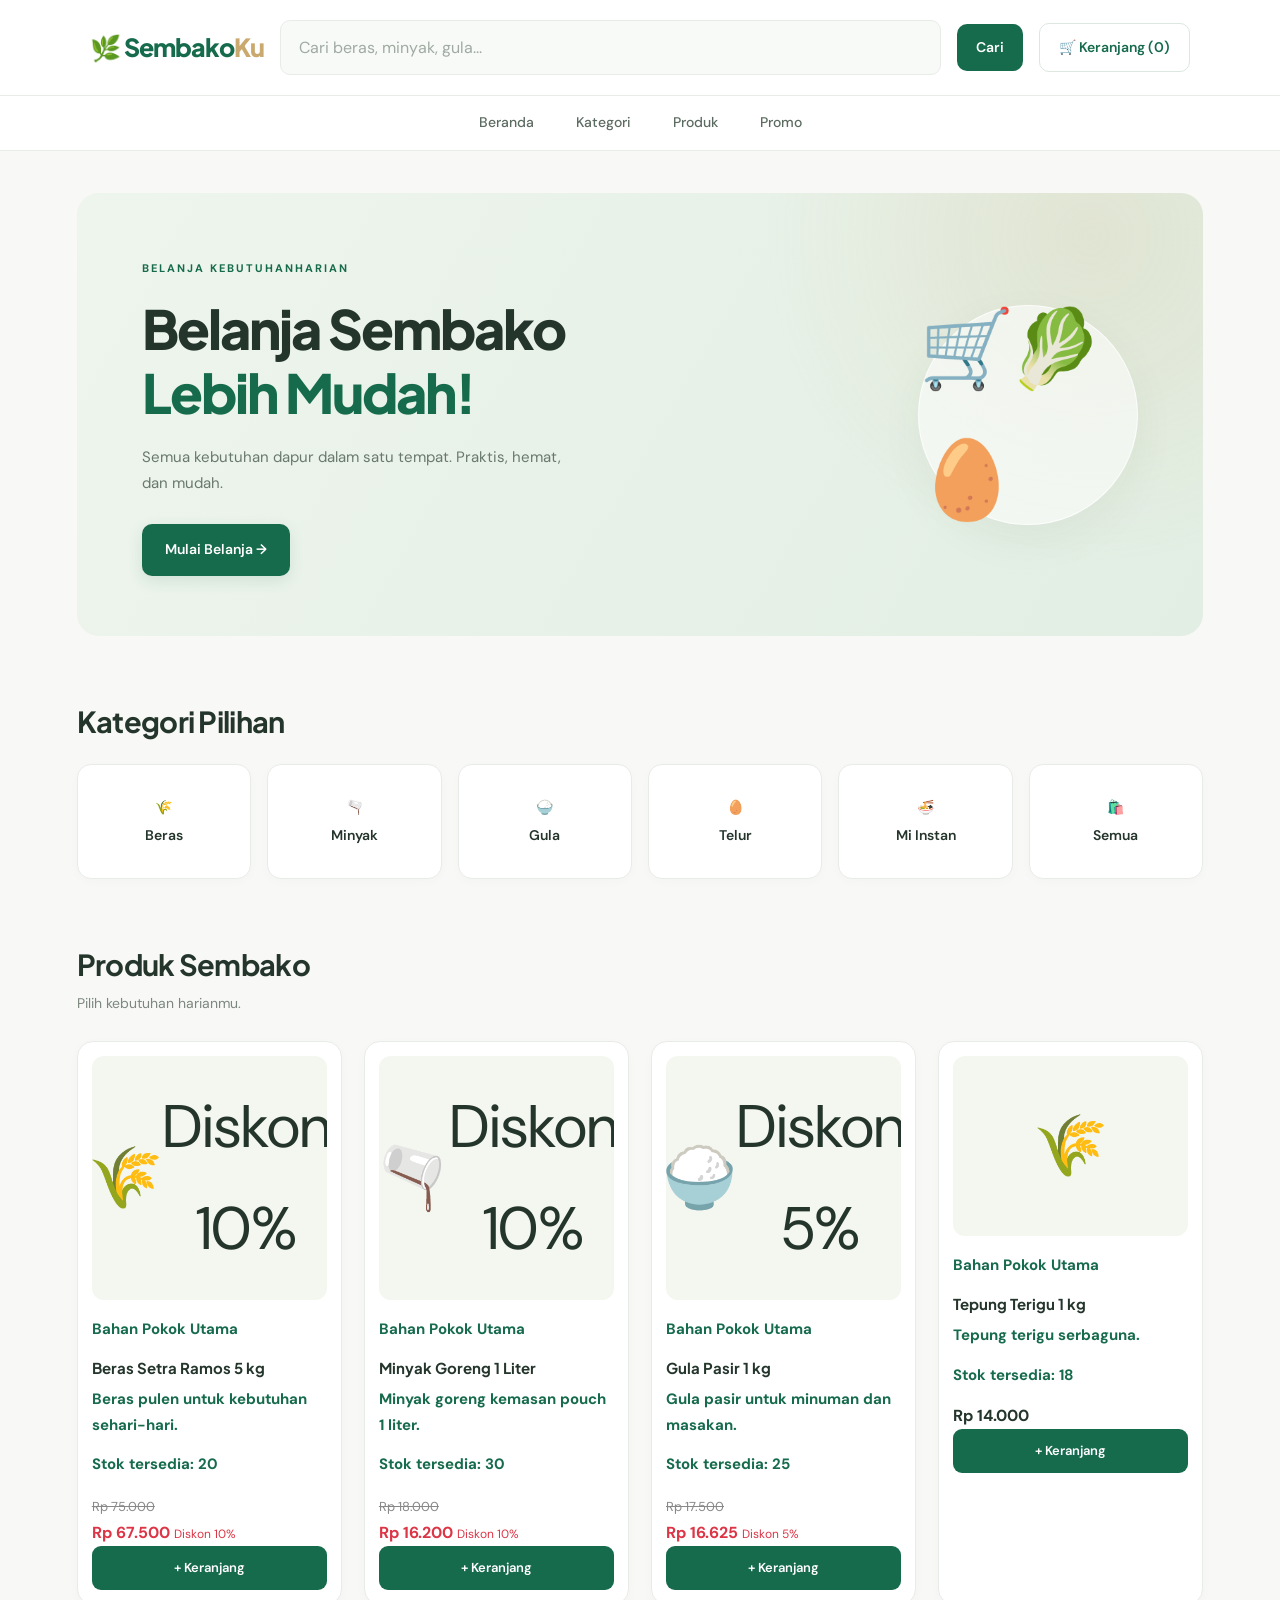
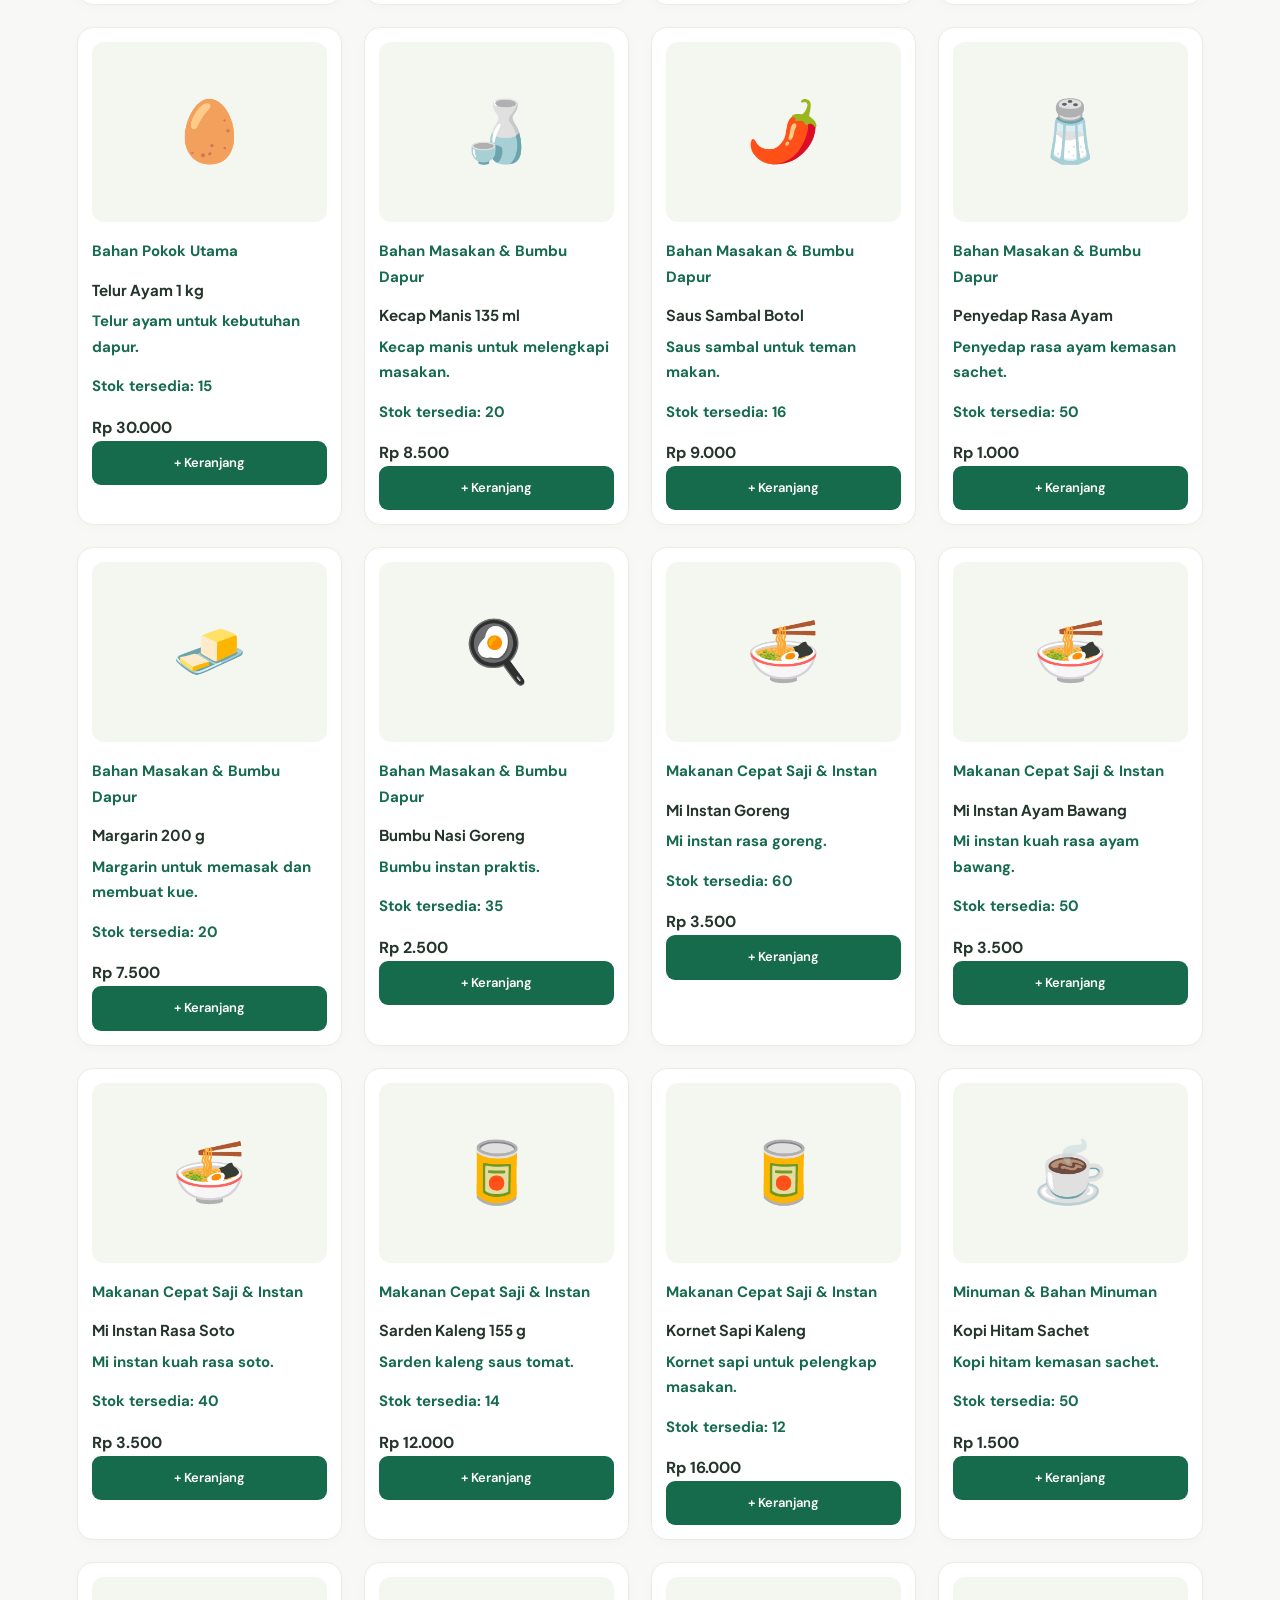
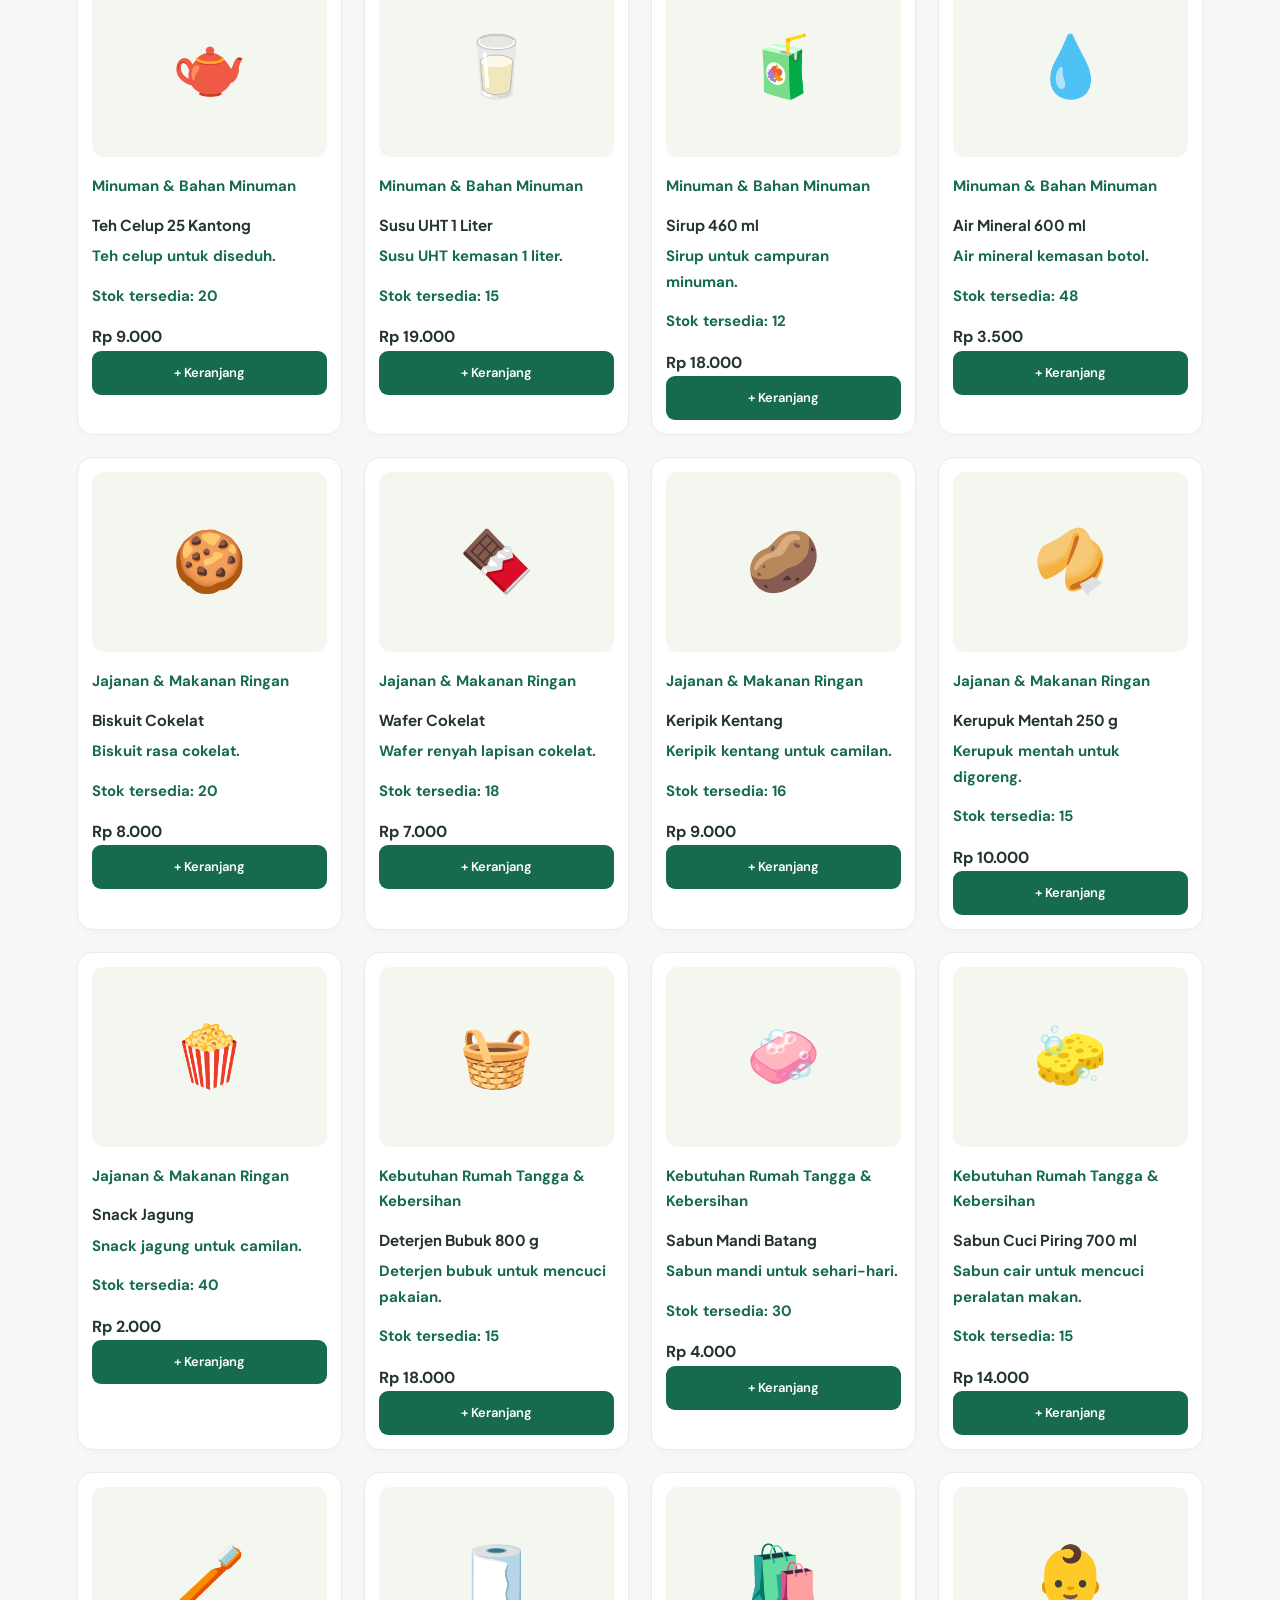
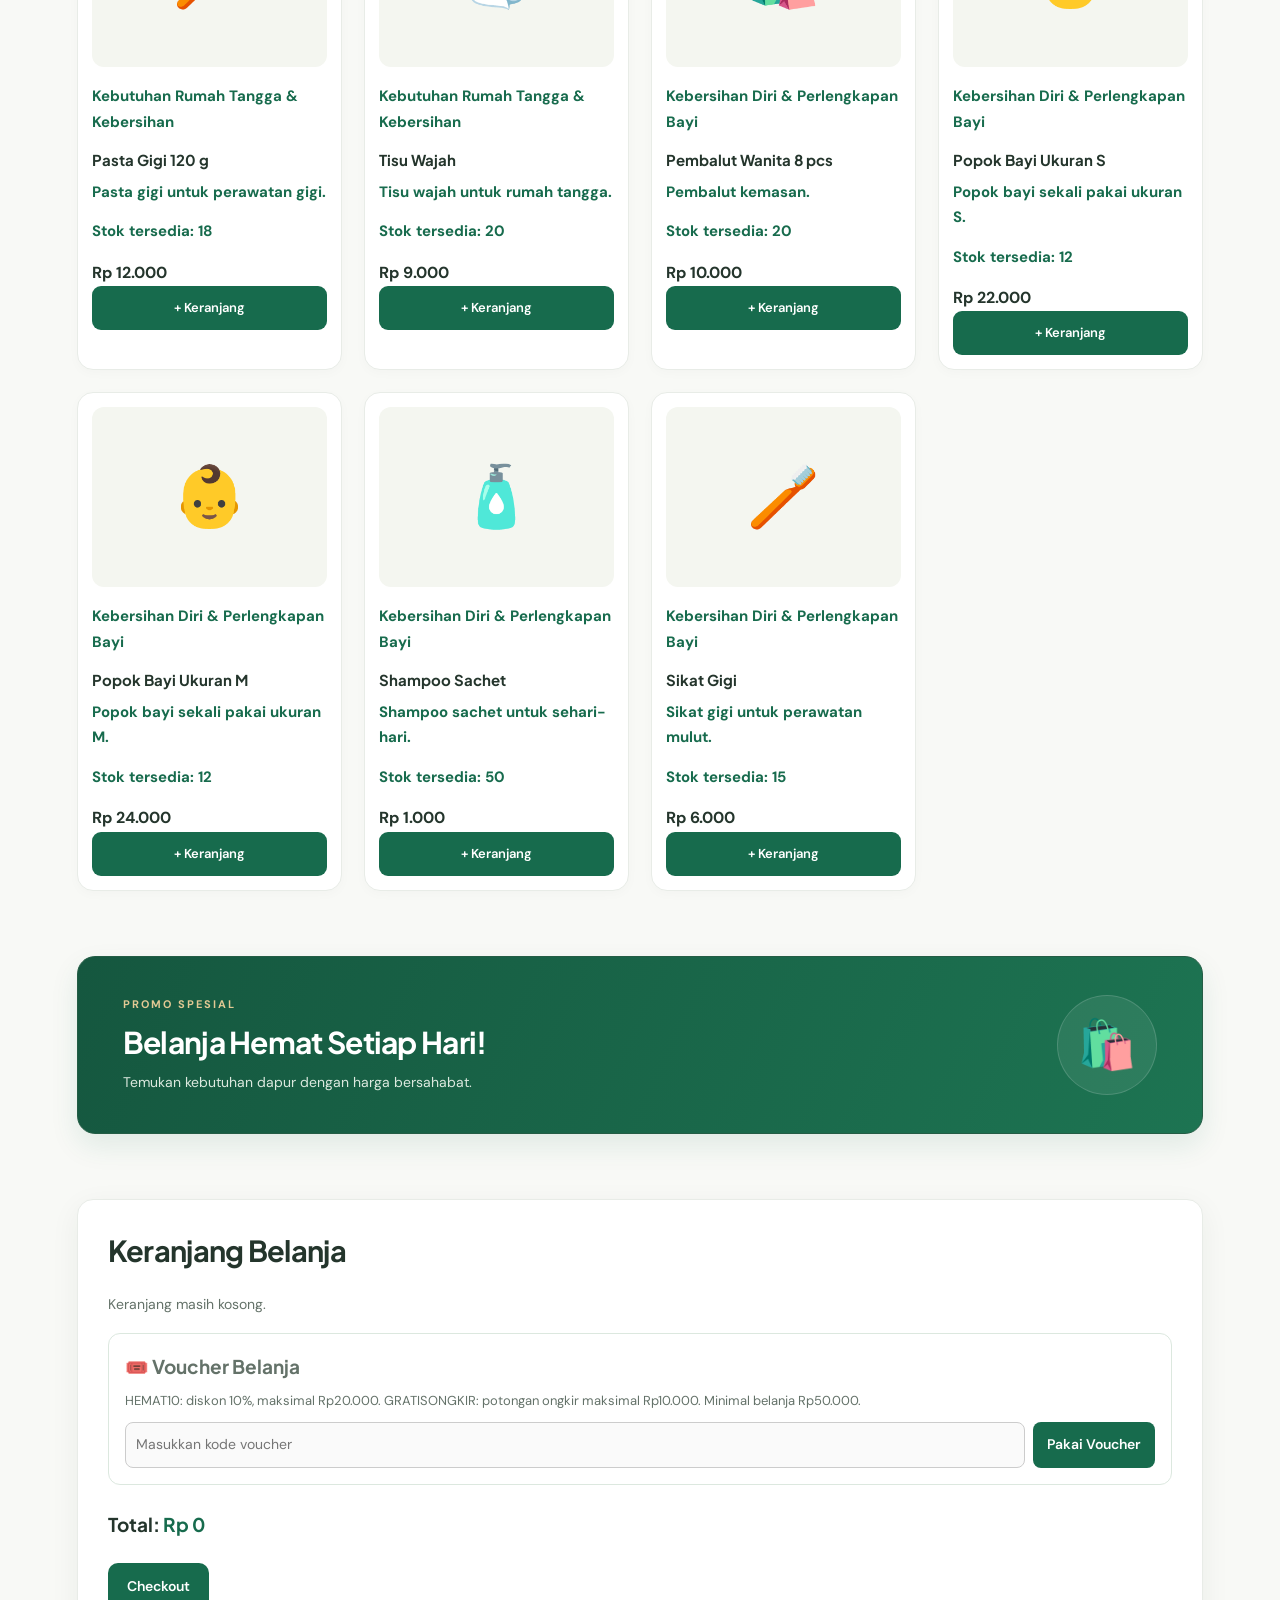
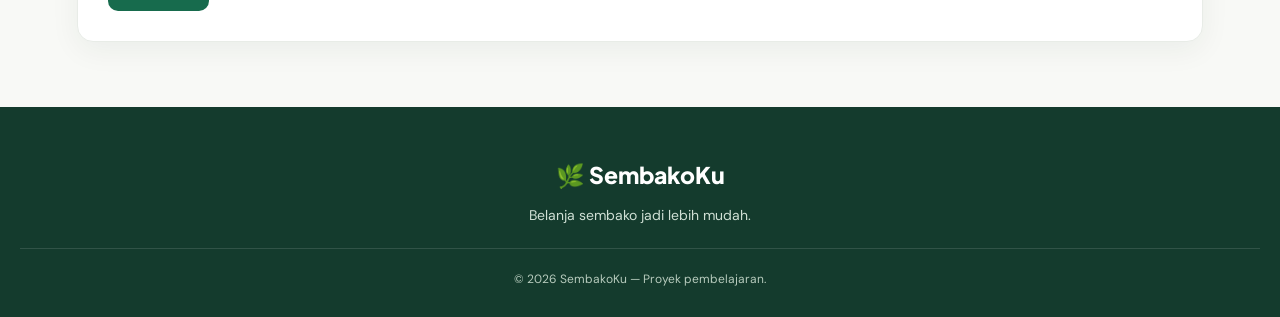
<file: index.html>
<!DOCTYPE html>
<html lang="id">
<head>
  <meta charset="UTF-8">
  <meta name="viewport" content="width=device-width, initial-scale=1.0">
  <title>SembakoKu - Belanja Sembako Online</title>
  <link rel="stylesheet" href="css/style.css">
</head>
<body>

  <header class="navbar">
    <a href="#" class="logo">🌿 Sembako<span>Ku</span></a>

    <input type="search" id="searchInput"
      placeholder="Cari beras, minyak, gula...">

    <button onclick="searchProduct()">Cari</button>
    <button onclick="showCart()">🛒 Keranjang (<span id="cartCount">0</span>)</button>
  </header>

  <nav class="menu">
    <a href="#beranda">Beranda</a>
    <a href="#kategori">Kategori</a>
    <a href="#produk">Produk</a>
    <a href="#promo">Promo</a>
  </nav>

  <main>
    <section class="hero" id="beranda">
      <div>
        <p class="label">BELANJA KEBUTUHANHARIAN</p>
        <h1>Belanja Sembako<br><span>Lebih Mudah!</span></h1>
        <p>Semua kebutuhan dapur dalam satu tempat.
          Praktis, hemat, dan mudah.</p>
        <a class="btn" href="#produk">Mulai Belanja →</a>
      </div>
      <div class="hero-image">🛒🥬🥚</div>
    </section>

    <section id="kategori">
      <h2>Kategori Pilihan</h2>
      <div class="categories">
        <button onclick="filterCategory('Beras')">🌾<br>Beras</button>
        <button onclick="filterCategory('Minyak Goreng')">🫗<br>Minyak</button>
        <button onclick="filterCategory('Gula')">🍚<br>Gula</button>
        <button onclick="filterCategory('Telur')">🥚<br>Telur</button>
        <button onclick="filterCategory('Mi Instan')">🍜<br>Mi Instan</button>
        <button onclick="filterCategory('Semua')">🛍️<br>Semua</button>
      </div>
    </section>

    <section id="produk">
      <h2>Produk Sembako</h2>
      <p class="subtitle">Pilih kebutuhan harianmu.</p>
      <div class="products" id="productList"></div>
    </section>

    <section id="promo" class="promo">
      <div>
        <p>PROMO SPESIAL</p>
        <h2>Belanja Hemat Setiap Hari!</h2>
        <p>Temukan kebutuhan dapur dengan harga bersahabat.</p>
      </div>
      <div class="promo-icon">🛍️</div>
    </section>

    <section id="keranjang" class="cart-section">
      <h2>Keranjang Belanja</h2>
      <div id="cartItems">Keranjang masih kosong.</div>
      <h3>Total: <span id="cartTotal">Rp0</span></h3>
      <button class="btn" onclick="checkout()">Checkout</button>
    </section>
  </main>

  <footer>
    <h3>🌿 SembakoKu</h3>
    <p>Belanja sembako jadi lebih mudah.</p>
    <small>© 2026 SembakoKu — Proyek pembelajaran.</small>
  </footer>

  <script src="js/script.js"></script>
</body>
</html>
</file>
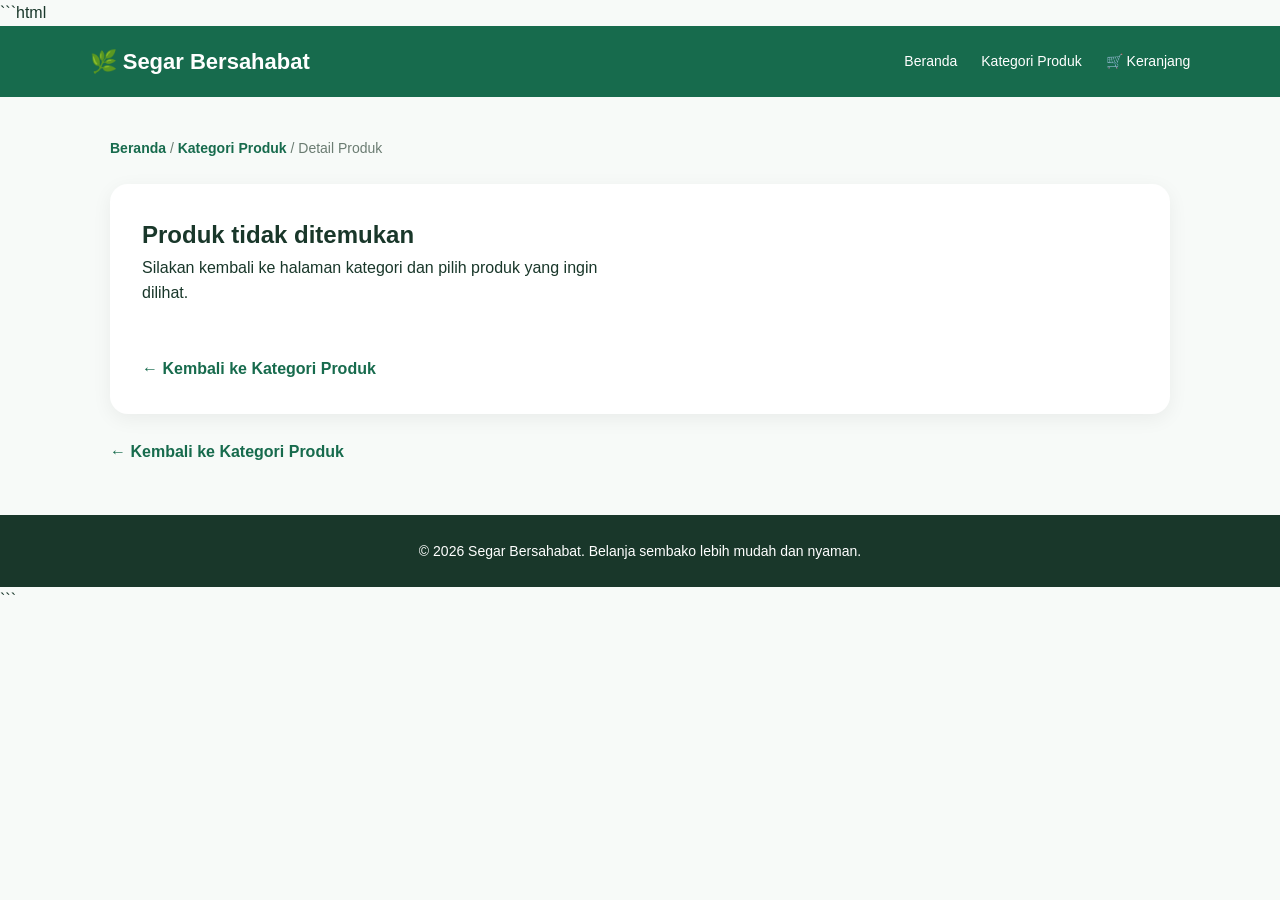
<file: detail-produk.html>
```html
<!DOCTYPE html>
<html lang="id">
<head>
    <meta charset="UTF-8">
    <meta name="viewport" content="width=device-width, initial-scale=1.0">
    <title>Detail Produk | Segar Bersahabat</title>

    <style>
        * {
            margin: 0;
            padding: 0;
            box-sizing: border-box;
        }

        body {
            font-family: Arial, sans-serif;
            background: #f7faf8;
            color: #19372a;
            line-height: 1.6;
        }

        a {
            color: inherit;
            text-decoration: none;
        }

        .navbar {
            display: flex;
            justify-content: space-between;
            align-items: center;
            gap: 20px;
            padding: 18px 7%;
            background: #176b4d;
            color: white;
        }

        .logo {
            font-size: 22px;
            font-weight: bold;
        }

        .navbar nav {
            display: flex;
            align-items: center;
            gap: 24px;
            flex-wrap: wrap;
        }

        .navbar nav a {
            color: white;
            font-size: 14px;
        }

        .navbar nav a:hover {
            color: #d7f5df;
        }

        .detail-page {
            max-width: 1100px;
            margin: 40px auto;
            padding: 0 20px;
        }

        .breadcrumb {
            margin-bottom: 25px;
            color: #6b7c72;
            font-size: 14px;
        }

        .breadcrumb a {
            color: #176b4d;
            font-weight: bold;
        }

        .detail-product {
            display: grid;
            grid-template-columns: 1fr 1fr;
            gap: 40px;
            align-items: start;
            padding: 32px;
            background: white;
            border-radius: 18px;
            box-shadow: 0 5px 20px rgba(0, 0, 0, 0.06);
        }

        .detail-image {
            min-height: 350px;
            display: flex;
            justify-content: center;
            align-items: center;
            background: #eef7ef;
            border-radius: 14px;
            overflow: hidden;
        }

        .detail-image img {
            width: 100%;
            height: 350px;
            object-fit: contain;
        }

        .detail-emoji {
            font-size: 120px;
        }

        .detail-category {
            display: inline-block;
            padding: 6px 13px;
            margin-bottom: 12px;
            background: #e2f4e8;
            color: #176b4d;
            border-radius: 20px;
            font-size: 13px;
            font-weight: bold;
        }

        .detail-info h1 {
            margin-bottom: 12px;
            font-size: 30px;
            line-height: 1.3;
        }

        .detail-price {
            margin-bottom: 18px;
            color: #176b4d;
            font-size: 27px;
            font-weight: bold;
        }

        .detail-description {
            margin-bottom: 22px;
            color: #59685f;
        }

        .product-meta {
            display: grid;
            gap: 10px;
            margin-bottom: 22px;
        }

        .product-meta p {
            font-size: 15px;
        }

        .quantity-control {
            display: flex;
            align-items: center;
            gap: 15px;
            margin-bottom: 22px;
        }

        .quantity-control input {
            width: 90px;
            padding: 10px;
            border: 1px solid #ccd8cf;
            border-radius: 8px;
            font-size: 15px;
        }

        .detail-button {
            width: 100%;
            padding: 14px 20px;
            background: #176b4d;
            color: white;
            border: none;
            border-radius: 10px;
            font-size: 16px;
            font-weight: bold;
            cursor: pointer;
            transition: background 0.2s;
        }

        .detail-button:hover {
            background: #105239;
        }

        .detail-button:disabled {
            background: #a9b5ad;
            cursor: not-allowed;
        }

        .shipping-info {
            display: grid;
            gap: 15px;
            margin-top: 28px;
            padding-top: 22px;
            border-top: 1px solid #e5ece7;
        }

        .shipping-info h3 {
            margin-bottom: 4px;
            font-size: 16px;
        }

        .shipping-info p {
            color: #66746b;
            font-size: 14px;
        }

        .back-link {
            display: inline-block;
            margin-top: 25px;
            color: #176b4d;
            font-weight: bold;
        }

        .back-link:hover {
            text-decoration: underline;
        }

        .footer {
            margin-top: 50px;
            padding: 25px 20px;
            background: #19372a;
            color: white;
            text-align: center;
            font-size: 14px;
        }

        @media (max-width: 768px) {
            .navbar {
                flex-direction: column;
                align-items: flex-start;
            }

            .navbar nav {
                gap: 14px;
            }

            .detail-product {
                grid-template-columns: 1fr;
                gap: 25px;
                padding: 20px;
            }

            .detail-image {
                min-height: 260px;
            }

            .detail-image img {
                height: 260px;
            }

            .detail-emoji {
                font-size: 90px;
            }

            .detail-info h1 {
                font-size: 25px;
            }
        }
    </style>
</head>

<body>

    <!-- NAVBAR -->
    <header class="navbar">
        <a href="index.html" class="logo">🌿 Segar Bersahabat</a>

        <nav>
            <a href="index.html">Beranda</a>
            <a href="kategori.html">Kategori Produk</a>
            <a href="keranjang.html">🛒 Keranjang</a>
        </nav>
    </header>

    <main class="detail-page">

        <!-- BREADCRUMB -->
        <div class="breadcrumb">
            <a href="index.html">Beranda</a>
            /
            <a href="kategori.html">Kategori Produk</a>
            / Detail Produk
        </div>

        <!-- DETAIL PRODUK -->
        <section class="detail-product" id="detailProduct">

            <div class="detail-image">
                <div id="detailEmoji" class="detail-emoji">🌾</div>
            </div>

            <div class="detail-info">
                <span class="detail-category" id="detailCategory">
                    Kategori Produk
                </span>

                <h1 id="detailName">Memuat produk...</h1>

                <div class="detail-price" id="detailPrice">
                    Rp0
                </div>

                <p class="detail-description" id="detailDescription">
                    Deskripsi produk akan ditampilkan di sini.
                </p>

                <div class="product-meta">
                    <p>
                        <strong>Brand:</strong>
                        <span id="detailBrand">-</span>
                    </p>

                    <p>
                        <strong>Stok:</strong>
                        <span id="detailStock">-</span>
                    </p>
                </div>

                <div class="quantity-control">
                    <label for="jumlah"><strong>Jumlah:</strong></label>
                    <input
                        type="number"
                        id="jumlah"
                        value="1"
                        min="1"
                        step="1"
                    >
                </div>

                <button
                    class="detail-button"
                    id="detailAddButton"
                    type="button"
                >
                    + Tambah ke Keranjang
                </button>

                <!-- INFORMASI PENGIRIMAN DAN PENGEMBALIAN -->
                <div class="shipping-info">
                    <div>
                        <h3>🚚 Informasi Pengiriman</h3>
                        <p>
                            Produk dikemas dengan rapi sebelum dikirim.
                            Waktu pengiriman menyesuaikan lokasi dan layanan
                            pengiriman yang tersedia.
                        </p>
                    </div>

                    <div>
                        <h3>📦 Kebijakan Pengembalian</h3>
                        <p>
                            Jika produk diterima dalam keadaan rusak atau
                            tidak sesuai pesanan, dokumentasikan kondisi
                            produk dan hubungi layanan pelanggan untuk
                            mendapatkan bantuan.
                        </p>
                    </div>
                </div>
            </div>

        </section>

        <a href="kategori.html" class="back-link">
            ← Kembali ke Kategori Produk
        </a>

    </main>

    <footer class="footer">
        <p>© 2026 Segar Bersahabat. Belanja sembako lebih mudah dan nyaman.</p>
    </footer>

    <!-- FILE DATA PRODUK DAN FUNGSI UTAMA -->
    <script src="js/script.js"></script>

    <script>
        document.addEventListener("DOMContentLoaded", function () {
            const params = new URLSearchParams(window.location.search);
            const productId = Number(params.get("id"));

            // Mengambil produk berdasarkan ID dari URL
            const product = products.find(function (item) {
                return item.id === productId;
            });

            const detailContainer = document.getElementById("detailProduct");

            // Jika ID tidak ada atau produk tidak ditemukan
            if (!product) {
                detailContainer.innerHTML = `
                    <div>
                        <h2>Produk tidak ditemukan</h2>
                        <p>
                            Silakan kembali ke halaman kategori dan pilih
                            produk yang ingin dilihat.
                        </p>
                        <br>
                        <a href="kategori.html" class="back-link">
                            ← Kembali ke Kategori Produk
                        </a>
                    </div>
                `;
                return;
            }

            // Menampilkan informasi produk
            document.getElementById("detailEmoji").textContent = product.emoji;
            document.getElementById("detailCategory").textContent = product.category;
            document.getElementById("detailName").textContent = product.name;
            document.getElementById("detailPrice").textContent =
                formatRupiah(product.price);
            document.getElementById("detailDescription").textContent =
                product.description;
            document.getElementById("detailBrand").textContent = product.brand;

            document.getElementById("detailStock").textContent =
                product.stock > 0
                    ? product.stock + " tersedia"
                    : "Stok habis";

            const quantityInput = document.getElementById("jumlah");
            const addButton = document.getElementById("detailAddButton");

            quantityInput.max = product.stock;

            if (product.stock <= 0) {
                quantityInput.disabled = true;
                addButton.disabled = true;
                addButton.textContent = "Stok Habis";
            }

            // Fungsi menambahkan produk ke keranjang
            addButton.addEventListener("click", function () {
                const quantity = Number(quantityInput.value);

                if (!Number.isInteger(quantity) || quantity < 1) {
                    alert("Masukkan jumlah minimal 1.");
                    return;
                }

                if (quantity > product.stock) {
                    alert("Jumlah melebihi stok yang tersedia.");
                    return;
                }

                // Mengambil keranjang yang tersimpan
                let cart = [];

                try {
                    cart = JSON.parse(
                        localStorage.getItem("segarBersahabatCart")
                    ) || [];
                } catch (error) {
                    cart = [];
                }

                // Memeriksa apakah produk sudah ada di keranjang
                const existingItem = cart.find(function (item) {
                    return Number(item.id) === product.id;
                });

                const currentQuantity = existingItem
                    ? Number(existingItem.quantity) || 0
                    : 0;

                if (currentQuantity + quantity > product.stock) {
                    alert(
                        "Jumlah total produk di keranjang melebihi stok yang tersedia."
                    );
                    return;
                }

                if (existingItem) {
                    existingItem.quantity = currentQuantity + quantity;
                } else {
                    cart.push({
                        id: product.id,
                        quantity: quantity
                    });
                }

                // Menyimpan keranjang agar tetap tersedia saat pindah halaman
                localStorage.setItem(
                    "segarBersahabatCart",
                    JSON.stringify(cart)
                );

                alert(
                    product.name +
                    " berhasil ditambahkan ke keranjang!"
                );
            });
        });
    </script>

</body>
</html>
```
</file>
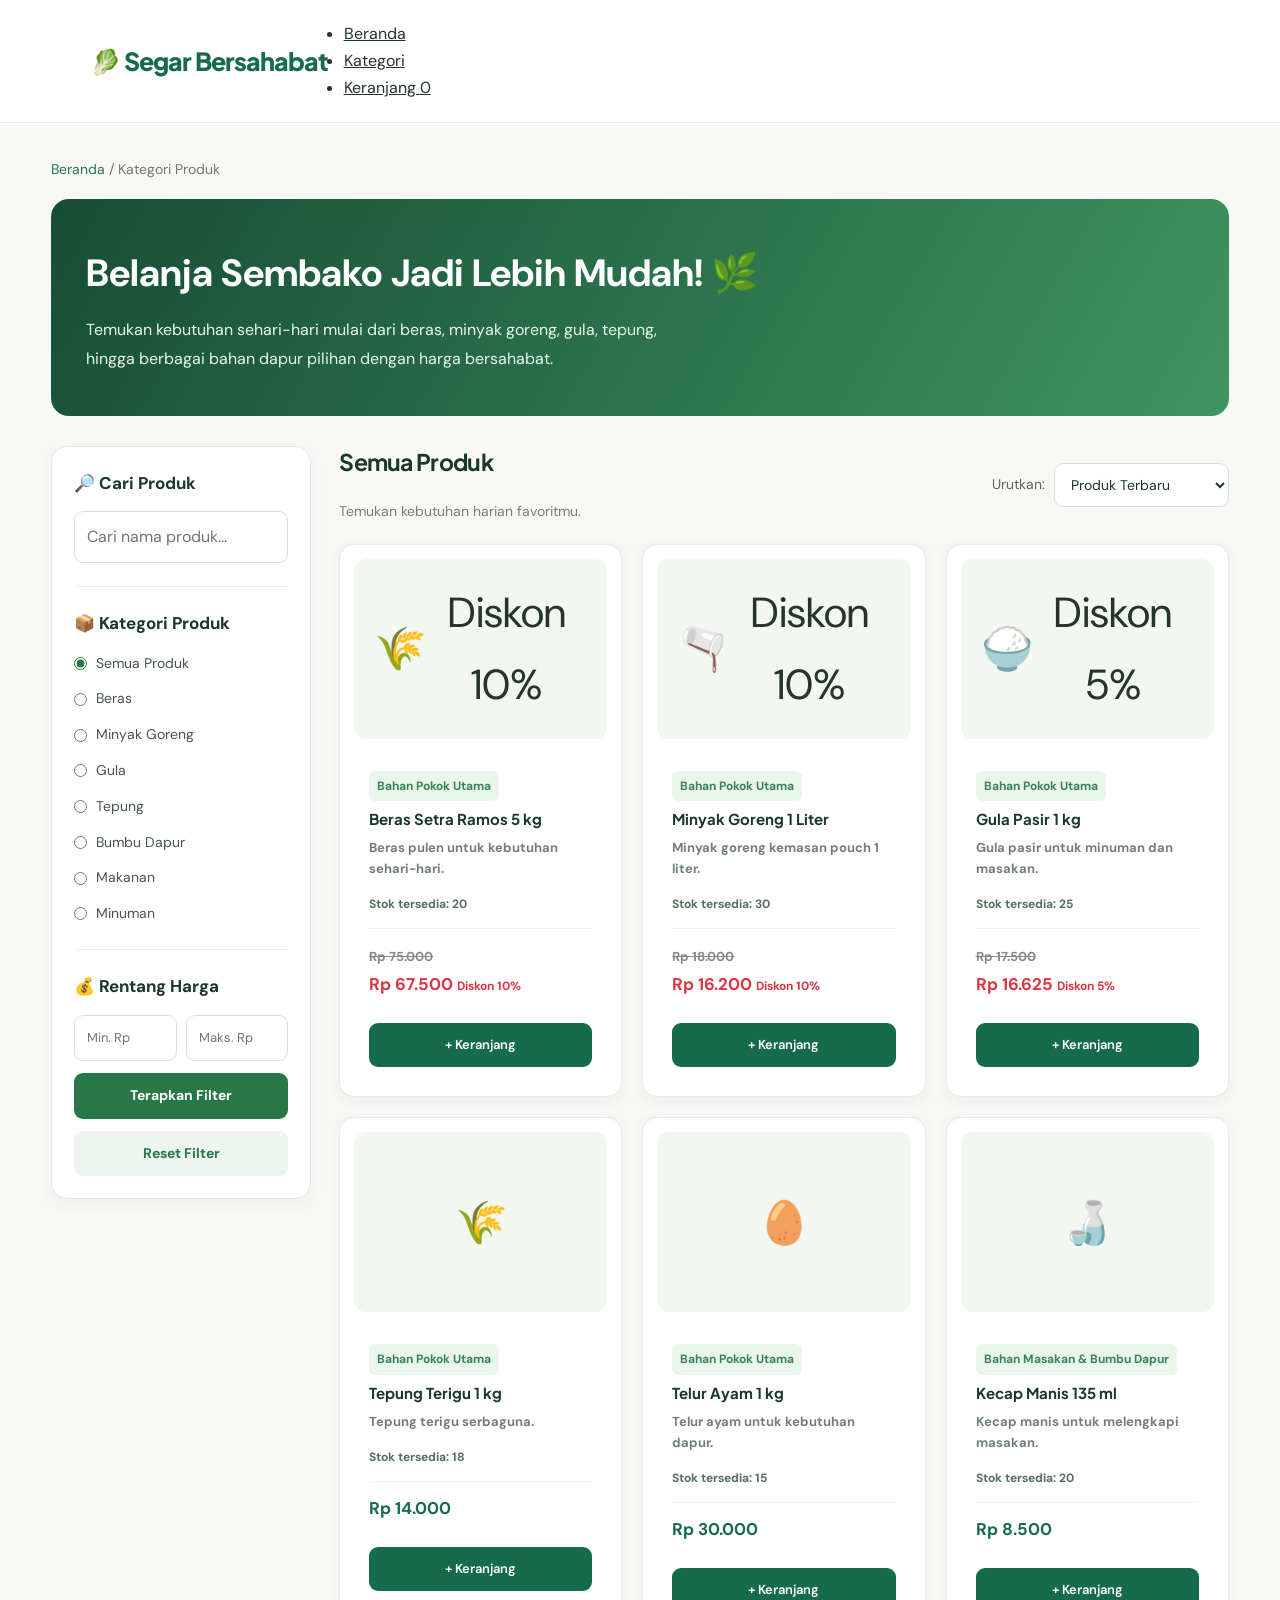
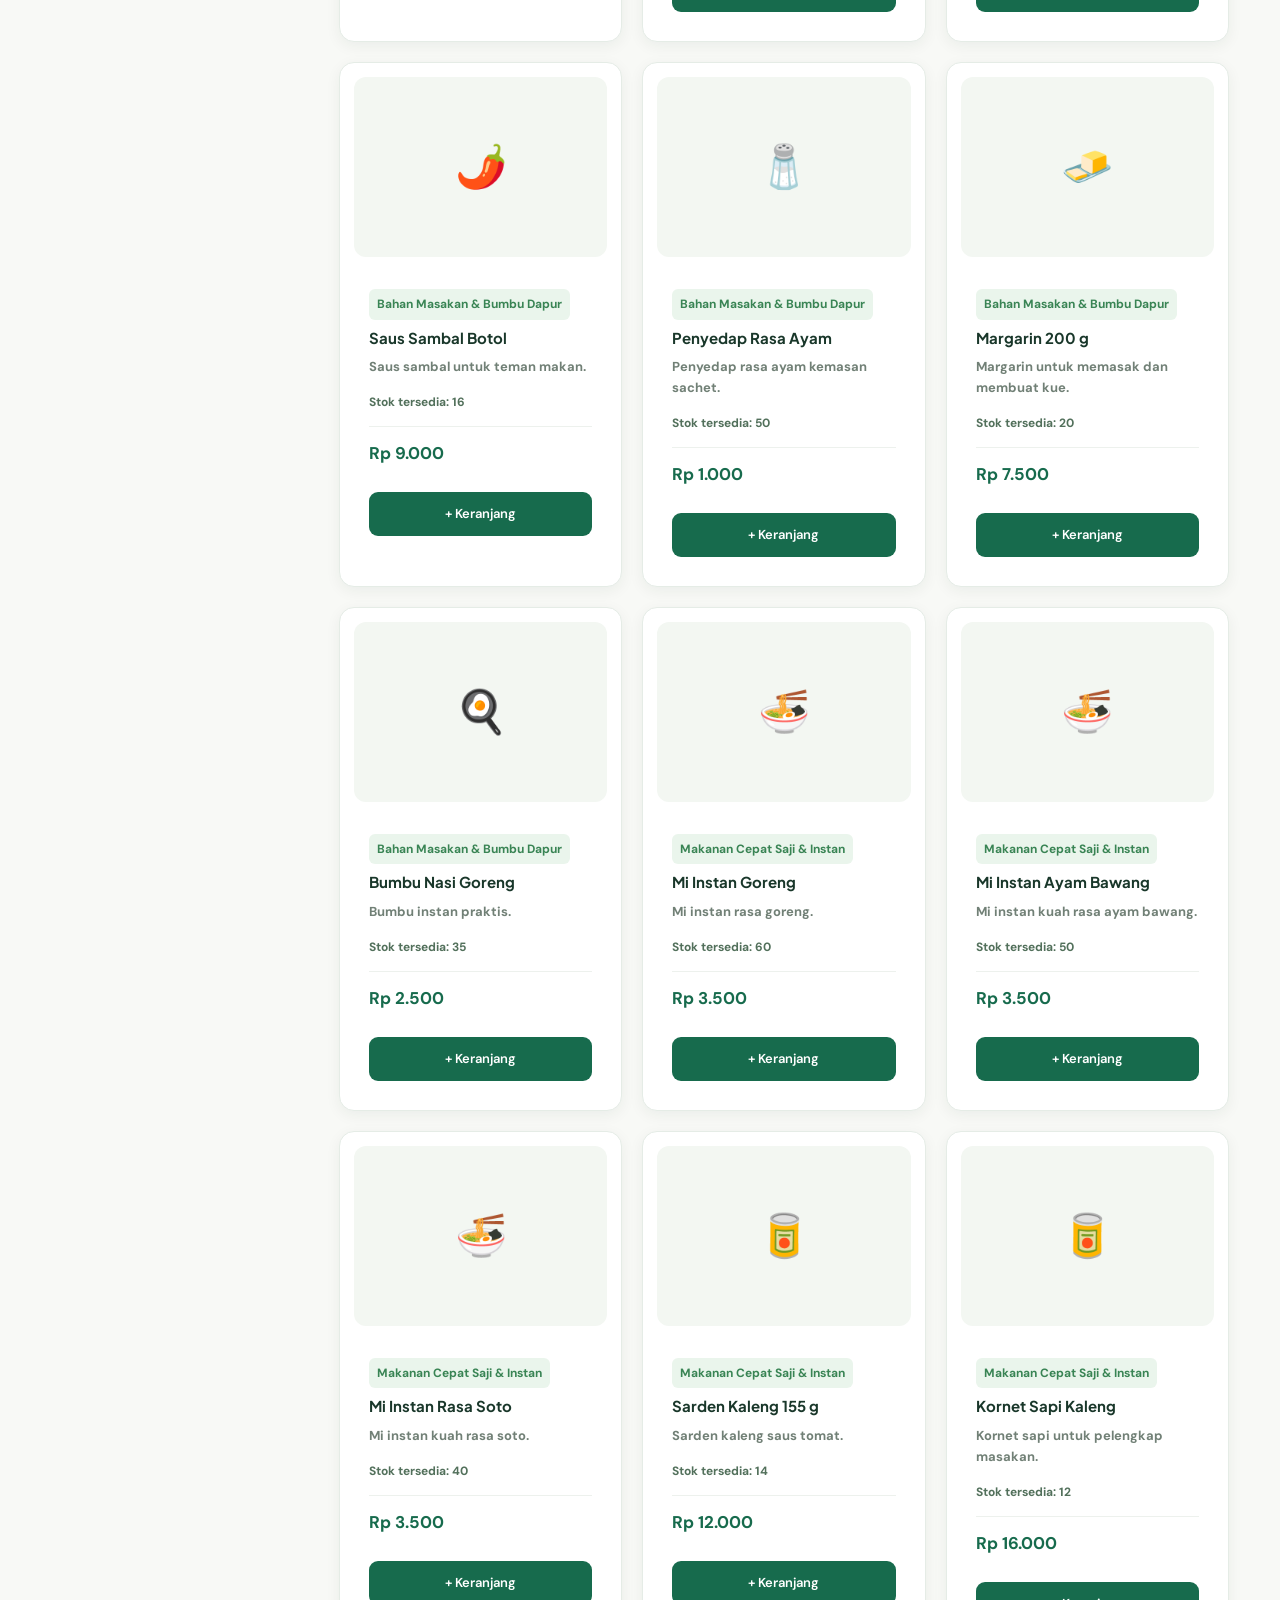
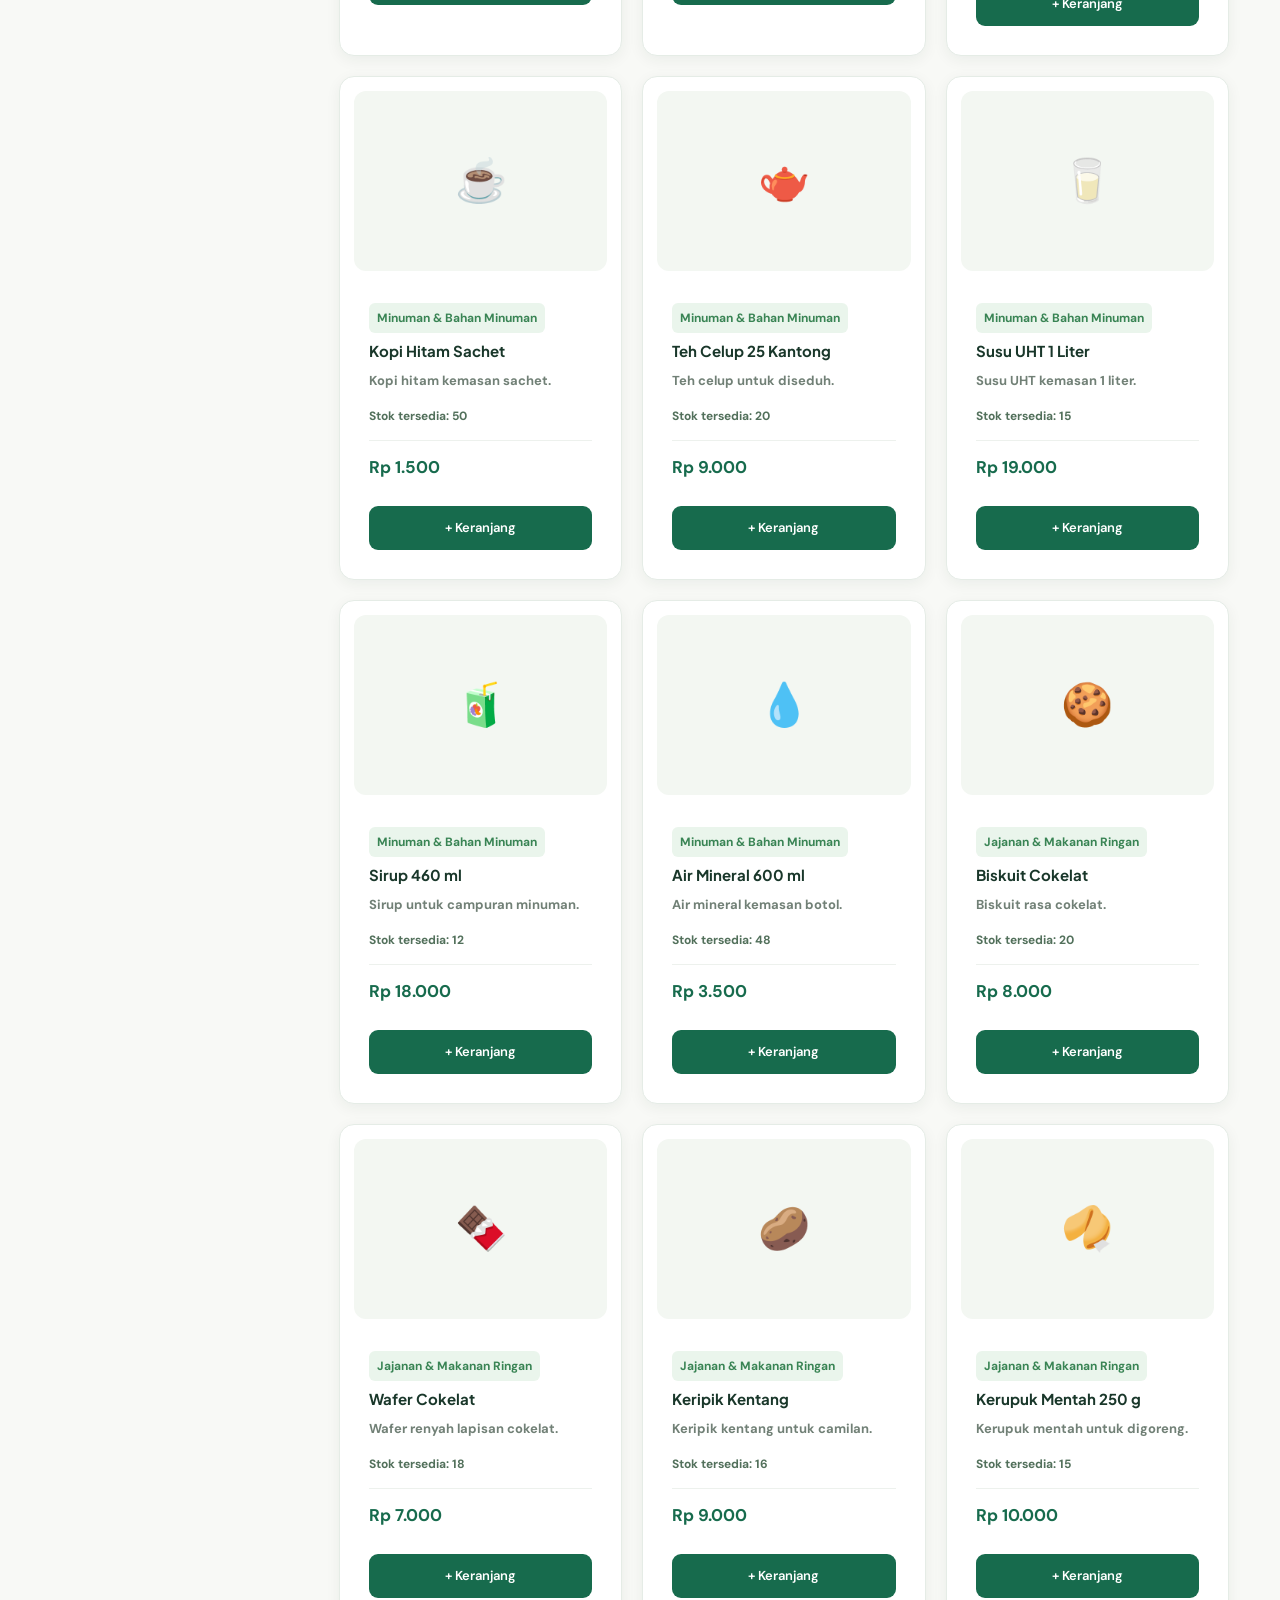
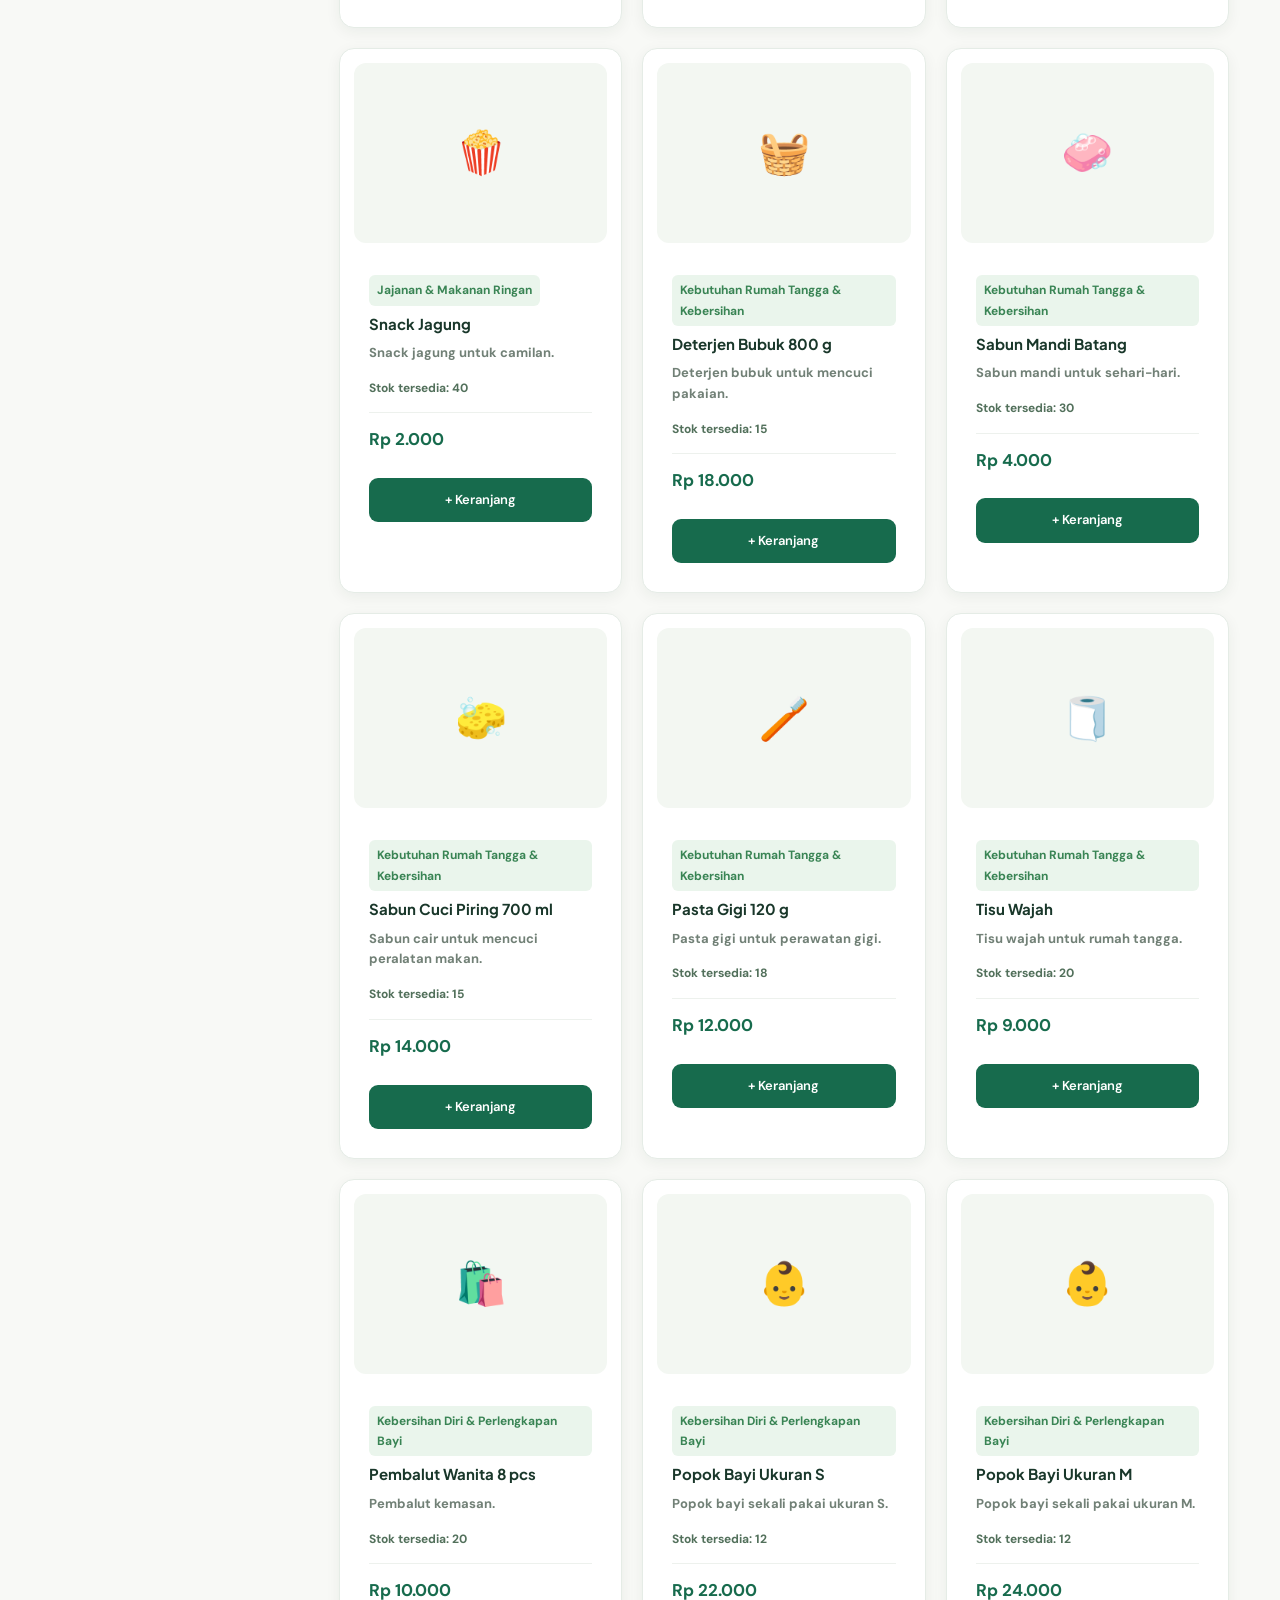
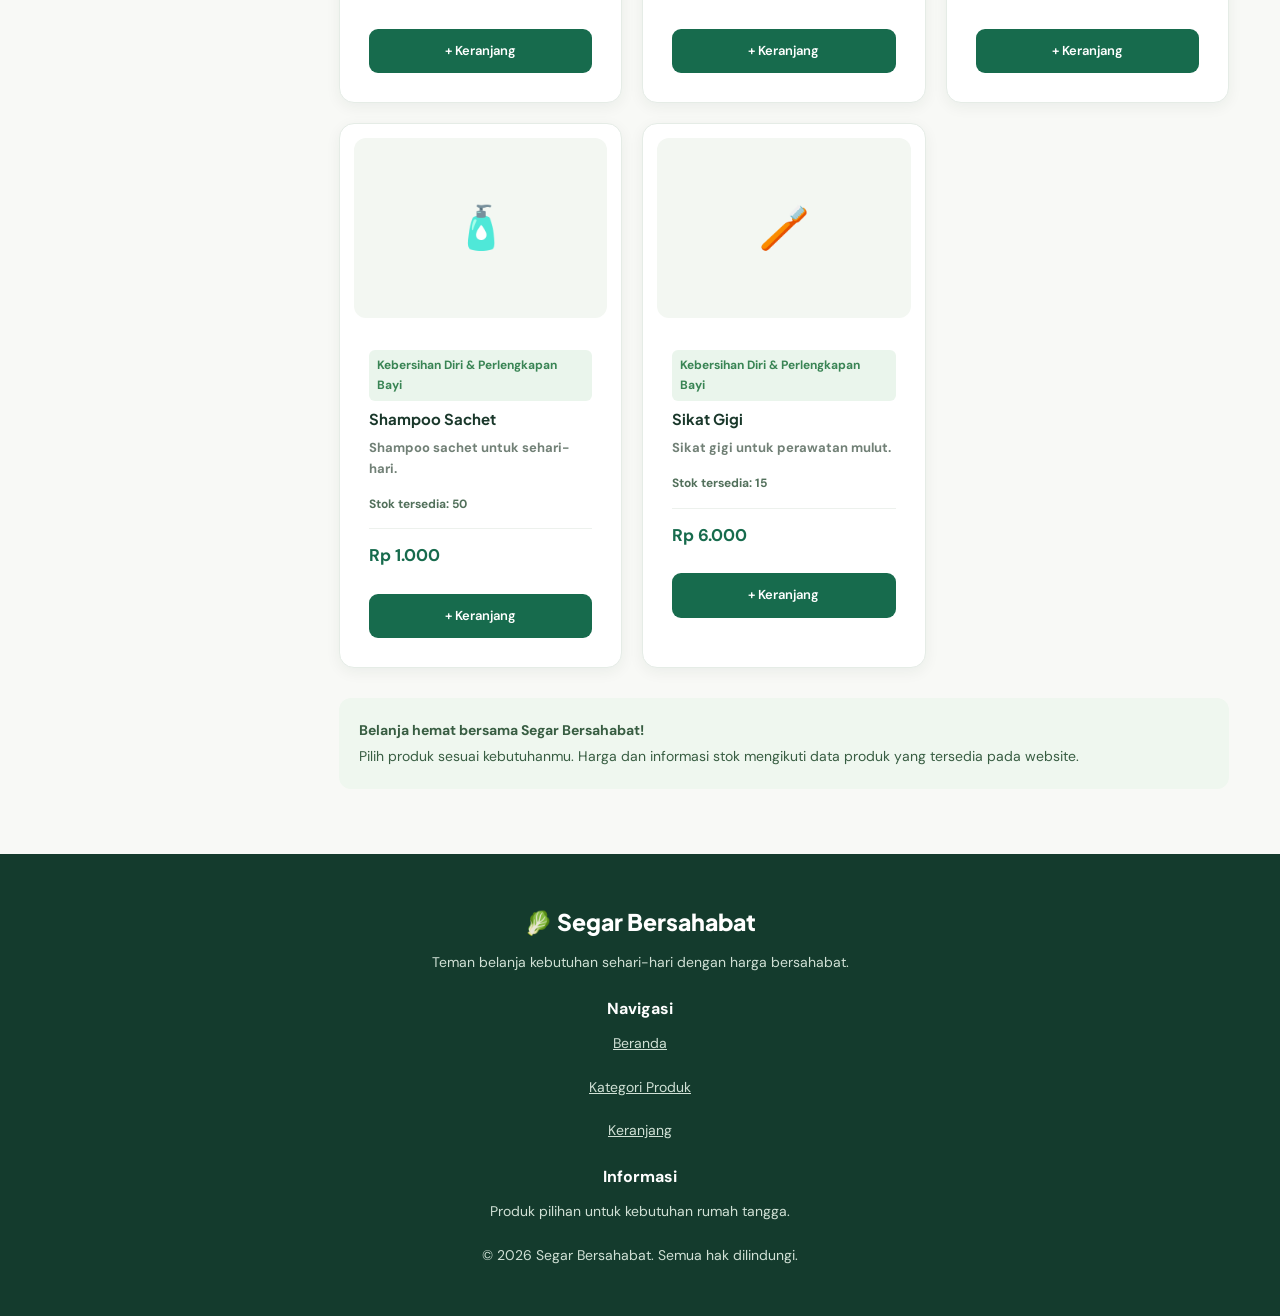
<file: kategori.html>
<!DOCTYPE html>
<html lang="id">
<head>
    <meta charset="UTF-8">
    <meta name="viewport" content="width=device-width, initial-scale=1.0">
    <meta name="description" content="Belanja sembako berkualitas dengan harga bersahabat di Segar Bersahabat.">
    <title>Kategori Produk | Segar Bersahabat</title>

    <link rel="stylesheet" href="css/style.css">

    <style>
        /* KATEGORI PRODUK */
        .category-page {
            max-width: 1200px;
            width: 92%;
            margin: 35px auto 60px;
        }

        .category-banner {
            background: linear-gradient(120deg, #174d35, #3f9560);
            color: white;
            padding: 42px 35px;
            border-radius: 18px;
            margin-bottom: 30px;
        }

        .category-banner h1 {
            font-size: clamp(27px, 4vw, 38px);
            margin-bottom: 10px;
        }

        .category-banner p {
            max-width: 600px;
            line-height: 1.8;
            color: #e9f8ed;
        }

        .breadcrumb {
            margin-bottom: 18px;
            color: #6c7b70;
            font-size: 14px;
        }

        .breadcrumb a {
            color: #287747;
            text-decoration: none;
        }

        .category-layout {
            display: grid;
            grid-template-columns: 260px minmax(0, 1fr);
            gap: 28px;
            align-items: start;
        }

        .category-sidebar {
            background: white;
            border: 1px solid #e3ebe5;
            border-radius: 16px;
            padding: 22px;
            box-shadow: 0 5px 18px rgba(20, 65, 40, 0.05);
        }

        .sidebar-section + .sidebar-section {
            border-top: 1px solid #e7eee8;
            margin-top: 23px;
            padding-top: 22px;
        }

        .sidebar-section h3 {
            font-size: 17px;
            margin-bottom: 14px;
            color: #19372a;
        }

        .category-search,
        .price-input,
        .category-sort {
            width: 100%;
            min-width: 0;
            padding: 11px 12px;
            border: 1px solid #d6e2d9;
            border-radius: 9px;
            font: inherit;
            background: white;
            color: #19372a;
            outline: none;
        }

        .category-search:focus,
        .price-input:focus,
        .category-sort:focus {
            border-color: #388b53;
            box-shadow: 0 0 0 3px rgba(56, 139, 83, 0.12);
        }

        .category-filter-list {
            display: flex;
            flex-direction: column;
            gap: 12px;
        }

        .category-filter-list label {
            display: flex;
            align-items: center;
            gap: 9px;
            color: #45564a;
            font-size: 14px;
            cursor: pointer;
        }

        .category-filter-list input {
            accent-color: #287747;
        }

        .price-filter {
            display: grid;
            grid-template-columns: 1fr 1fr;
            gap: 9px;
        }

        .price-filter .price-input {
            font-size: 13px;
        }

        .filter-button {
            width: 100%;
            border: none;
            border-radius: 9px;
            padding: 11px;
            background: #287747;
            color: white;
            font-weight: bold;
            cursor: pointer;
            margin-top: 12px;
        }

        .filter-button:hover {
            background: #1d5d36;
        }

        .reset-button {
            background: #edf5ee;
            color: #287747;
        }

        .reset-button:hover {
            background: #dcecdf;
        }

        .products-area {
            min-width: 0;
        }

        .products-heading {
            display: flex;
            justify-content: space-between;
            align-items: center;
            gap: 15px;
            margin-bottom: 20px;
            flex-wrap: wrap;
        }

        .products-heading h2 {
            font-size: 23px;
            color: #19372a;
        }

        .products-heading p {
            font-size: 14px;
            color: #738076;
            margin-top: 4px;
        }

        .sort-wrapper {
            display: flex;
            align-items: center;
            gap: 9px;
            font-size: 14px;
            color: #58665c;
        }

        .category-sort {
            width: auto;
            min-width: 175px;
            cursor: pointer;
        }

        /* Produk mengikuti data dari js/script.js */
        #productList {
            display: grid;
            grid-template-columns: repeat(3, minmax(0, 1fr));
            gap: 20px;
        }

        .product-card {
            min-width: 0;
            overflow: hidden;
            border: 1px solid #e3ebe5;
            border-radius: 15px;
            background: white;
            box-shadow: 0 4px 15px rgba(20, 65, 40, 0.05);
            transition: transform 0.2s, box-shadow 0.2s;
        }

        .product-card:hover {
            transform: translateY(-4px);
            box-shadow: 0 10px 24px rgba(20, 65, 40, 0.1);
        }

        .product-image {
            min-height: 160px;
            height: 180px;
            background: #f1f7f1;
            display: flex;
            align-items: center;
            justify-content: center;
            overflow: hidden;
            position: relative;
        }

        .product-image img {
            width: 100%;
            height: 100%;
            object-fit: contain;
            padding: 12px;
        }

        .product-info {
            padding: 16px;
        }

        .product-category {
            display: inline-block;
            font-size: 11px;
            font-weight: bold;
            color: #287747;
            background: #eaf5ec;
            padding: 5px 8px;
            border-radius: 6px;
            margin-bottom: 9px;
        }

        .product-title-link {
            color: #19372a;
            text-decoration: none;
        }

        .product-title-link:hover {
            color: #287747;
        }

        .product-title-link h3,
        .product-title-link {
            font-weight: bold;
        }

        .product-description {
            color: #778279;
            font-size: 13px;
            line-height: 1.6;
            margin: 8px 0;
        }

        .product-stock {
            color: #647469;
            font-size: 12px;
            margin-bottom: 12px;
        }

        .product-bottom {
            display: flex;
            flex-direction: column;
            gap: 12px;
            border-top: 1px solid #edf1ed;
            padding-top: 12px;
        }

        .product-price {
            color: #287747;
            font-size: 17px;
            font-weight: bold;
        }

        .btn-add {
            display: block;
            width: 100%;
            padding: 10px;
            background: #287747;
            border: none;
            border-radius: 8px;
            color: white;
            font-size: 13px;
            font-weight: bold;
            cursor: pointer;
        }

        .btn-add:hover {
            background: #1d5d36;
        }

        .empty-products {
            grid-column: 1 / -1;
            text-align: center;
            padding: 45px 20px;
            border: 1px dashed #cbdacd;
            border-radius: 14px;
            color: #66776b;
            background: #fbfdfb;
        }

        .empty-products h3 {
            margin-bottom: 8px;
            color: #19372a;
        }

        .category-note {
            margin-top: 30px;
            padding: 20px;
            border-radius: 12px;
            background: #eff7ef;
            color: #385d42;
            line-height: 1.8;
            font-size: 14px;
        }

        @media (max-width: 1000px) {
            .category-layout {
                grid-template-columns: 220px minmax(0, 1fr);
                gap: 18px;
            }

            #productList {
                grid-template-columns: repeat(2, minmax(0, 1fr));
                gap: 14px;
            }
        }

        @media (max-width: 650px) {
            .category-page {
                width: 94%;
                margin-top: 20px;
            }

            .category-banner {
                padding: 28px 22px;
            }

            .category-layout {
                grid-template-columns: 1fr;
            }

            .category-sidebar {
                padding: 18px;
            }

            .products-heading {
                align-items: flex-start;
                flex-direction: column;
            }

            .sort-wrapper {
                width: 100%;
                justify-content: space-between;
            }

            .category-sort {
                flex: 1;
                min-width: 0;
            }

            #productList {
                grid-template-columns: repeat(2, minmax(0, 1fr));
                gap: 10px;
            }

            .product-image {
                height: 135px;
                min-height: 135px;
            }

            .product-info {
                padding: 11px;
            }

            .product-price {
                font-size: 14px;
            }

            .product-description {
                font-size: 12px;
            }

            .product-title-link {
                font-size: 14px;
            }
        }

        @media (max-width: 360px) {
            #productList {
                grid-template-columns: 1fr;
            }
        }
    </style>
</head>

<body>

    <!-- NAVBAR -->
    <header>
        <nav class="navbar">
            <a href="index.html" class="logo">
                🥬 Segar Bersahabat
            </a>

            <ul class="nav-links">
                <li><a href="index.html">Beranda</a></li>
                <li><a href="kategori.html" class="active">Kategori</a></li>
                <li>
                    <a href="keranjang.html">
                        Keranjang
                        <span id="cartCount">0</span>
                    </a>
                </li>
            </ul>
        </nav>
    </header>

    <main class="category-page">

        <!-- BREADCRUMB -->
        <div class="breadcrumb">
            <a href="index.html">Beranda</a> / Kategori Produk
        </div>

        <!-- BANNER -->
        <section class="category-banner">
            <h1>Belanja Sembako Jadi Lebih Mudah! 🌿</h1>
            <p>
                Temukan kebutuhan sehari-hari mulai dari beras, minyak goreng,
                gula, tepung, hingga berbagai bahan dapur pilihan dengan harga
                bersahabat.
            </p>
        </section>

        <!-- SIDEBAR DAN PRODUK -->
        <section class="category-layout">

            <aside class="category-sidebar">

                <!-- PENCARIAN -->
                <div class="sidebar-section">
                    <h3>🔎 Cari Produk</h3>

                    <input
                        type="search"
                        id="categorySearch"
                        class="category-search"
                        placeholder="Cari nama produk..."
                        aria-label="Cari nama produk"
                    >
                </div>

                <!-- FILTER KATEGORI -->
                <div class="sidebar-section">
                    <h3>📦 Kategori Produk</h3>

                    <div class="category-filter-list">
                        <label>
                            <input type="radio" name="categoryFilter"
                                   value="all" checked>
                            Semua Produk
                        </label>

                        <label>
                            <input type="radio" name="categoryFilter"
                                   value="Beras">
                            Beras
                        </label>

                        <label>
                            <input type="radio" name="categoryFilter"
                                   value="Minyak Goreng">
                            Minyak Goreng
                        </label>

                        <label>
                            <input type="radio" name="categoryFilter"
                                   value="Gula">
                            Gula
                        </label>

                        <label>
                            <input type="radio" name="categoryFilter"
                                   value="Tepung">
                            Tepung
                        </label>

                        <label>
                            <input type="radio" name="categoryFilter"
                                   value="Bumbu">
                            Bumbu Dapur
                        </label>

                        <label>
                            <input type="radio" name="categoryFilter"
                                   value="Makanan">
                            Makanan
                        </label>

                        <label>
                            <input type="radio" name="categoryFilter"
                                   value="Minuman">
                            Minuman
                        </label>
                    </div>
                </div>

                <!-- FILTER HARGA -->
                <div class="sidebar-section">
                    <h3>💰 Rentang Harga</h3>

                    <div class="price-filter">
                        <input
                            type="number"
                            id="minPrice"
                            class="price-input"
                            min="0"
                            placeholder="Min. Rp"
                            aria-label="Harga minimum"
                        >

                        <input
                            type="number"
                            id="maxPrice"
                            class="price-input"
                            min="0"
                            placeholder="Maks. Rp"
                            aria-label="Harga maksimum"
                        >
                    </div>

                    <button type="button" class="filter-button"
                            id="applyPriceFilter">
                        Terapkan Filter
                    </button>

                    <button type="button"
                            class="filter-button reset-button"
                            id="resetFilters">
                        Reset Filter
                    </button>
                </div>

            </aside>

            <!-- AREA PRODUK -->
            <div class="products-area">

                <div class="products-heading">
                    <div>
                        <h2>Semua Produk</h2>
                        <p>Temukan kebutuhan harian favoritmu.</p>
                    </div>

                    <div class="sort-wrapper">
                        <label for="sortProducts">Urutkan:</label>

                        <select id="sortProducts" class="category-sort">
                            <option value="default">Produk Terbaru</option>
                            <option value="price-low">Harga Terendah</option>
                            <option value="price-high">Harga Tertinggi</option>
                            <option value="name">Nama A–Z</option>
                        </select>
                    </div>
                </div>

                <!-- ID INI DIPAKAI OLEH js/script.js -->
                <div id="productList">
                    <div class="empty-products">
                        <p>Memuat produk...</p>
                    </div>
                </div>

                <div class="category-note">
                    <strong>Belanja hemat bersama Segar Bersahabat!</strong>
                    <br>
                    Pilih produk sesuai kebutuhanmu. Harga dan informasi stok
                    mengikuti data produk yang tersedia pada website.
                </div>

            </div>
        </section>

    </main>

    <!-- FOOTER -->
    <footer class="footer">
        <div class="footer-content">
            <div>
                <h3>🥬 Segar Bersahabat</h3>
                <p>
                    Teman belanja kebutuhan sehari-hari dengan harga
                    bersahabat.
                </p>
            </div>

            <div>
                <h4>Navigasi</h4>
                <p><a href="index.html">Beranda</a></p>
                <p><a href="kategori.html">Kategori Produk</a></p>
                <p><a href="keranjang.html">Keranjang</a></p>
            </div>

            <div>
                <h4>Informasi</h4>
                <p>Produk pilihan untuk kebutuhan rumah tangga.</p>
            </div>
        </div>

        <div class="footer-bottom">
            <p>&copy; 2026 Segar Bersahabat. Semua hak dilindungi.</p>
        </div>
    </footer>

    <script src="js/script.js"></script>

    <!-- Filter kategori dan rentang harga -->
    <script>
        document.addEventListener("DOMContentLoaded", function () {
            const categorySearch = document.getElementById("categorySearch");
            const minPrice = document.getElementById("minPrice");
            const maxPrice = document.getElementById("maxPrice");
            const applyButton = document.getElementById("applyPriceFilter");
            const resetButton = document.getElementById("resetFilters");
            const categoryRadios = document.querySelectorAll(
                'input[name="categoryFilter"]'
            );

            let selectedCategory = "all";
            let minValue = "";
            let maxValue = "";

            function filterCategoryProducts() {
                const keyword = categorySearch.value.trim().toLowerCase();
                const cards = document.querySelectorAll(
                    "#productList .product-card"
                );

                cards.forEach(function (card) {
                    const text = card.textContent.toLowerCase();
                    const categoryElement =
                        card.querySelector(".product-category");

                    const categoryText = categoryElement
                        ? categoryElement.textContent.trim().toLowerCase()
                        : "";

                    const priceElement = card.querySelector(".product-price");
                    const priceText = priceElement
                        ? priceElement.textContent
                        : "";

                    const numericPrice = Number(
                        priceText.replace(/[^\d]/g, "")
                    );

                    const matchesKeyword = text.includes(keyword);

                    const matchesCategory =
                        selectedCategory === "all" ||
                        categoryText.includes(selectedCategory.toLowerCase());

                    const matchesMin =
                        minValue === "" ||
                        numericPrice >= Number(minValue);

                    const matchesMax =
                        maxValue === "" ||
                        numericPrice <= Number(maxValue);

                    card.style.display =
                        matchesKeyword && matchesCategory &&
                        matchesMin && matchesMax
                            ? ""
                            : "none";
                });

                let visibleCount = 0;

                cards.forEach(function (card) {
                    if (card.style.display !== "none") {
                        visibleCount++;
                    }
                });

                let emptyMessage = document.getElementById(
                    "categoryEmptyMessage"
                );

                if (!emptyMessage) {
                    emptyMessage = document.createElement("div");
                    emptyMessage.id = "categoryEmptyMessage";
                    emptyMessage.className = "empty-products";
                    emptyMessage.innerHTML =
                        "<h3>Produk tidak ditemukan</h3>" +
                        "<p>Coba ubah kata pencarian atau filter kamu.</p>";
                    document.getElementById("productList")
                        .appendChild(emptyMessage);
                }

                emptyMessage.style.display =
                    visibleCount === 0 ? "block" : "none";
            }

            categorySearch.addEventListener("input", filterCategoryProducts);

            categoryRadios.forEach(function (radio) {
                radio.addEventListener("change", function () {
                    selectedCategory = this.value;
                    filterCategoryProducts();
                });
            });

            applyButton.addEventListener("click", function () {
                minValue = minPrice.value;
                maxValue = maxPrice.value;

                if (
                    minValue !== "" &&
                    maxValue !== "" &&
                    Number(minValue) > Number(maxValue)
                ) {
                    alert("Harga minimum tidak boleh melebihi harga maksimum.");
                    return;
                }

                filterCategoryProducts();
            });

            resetButton.addEventListener("click", function () {
                categorySearch.value = "";
                minPrice.value = "";
                maxPrice.value = "";
                minValue = "";
                maxValue = "";
                selectedCategory = "all";

                const allRadio = document.querySelector(
                    'input[name="categoryFilter"][value="all"]'
                );

                if (allRadio) {
                    allRadio.checked = true;
                }

                const sortProducts = document.getElementById("sortProducts");

                if (sortProducts) {
                    sortProducts.value = "default";
                }

                // Minta script utama merender ulang jika fungsi tersedia.
                if (typeof renderProducts === "function") {
                    renderProducts();
                }

                filterCategoryProducts();
            });
        });
    </script>

</body>
</html>
</file>
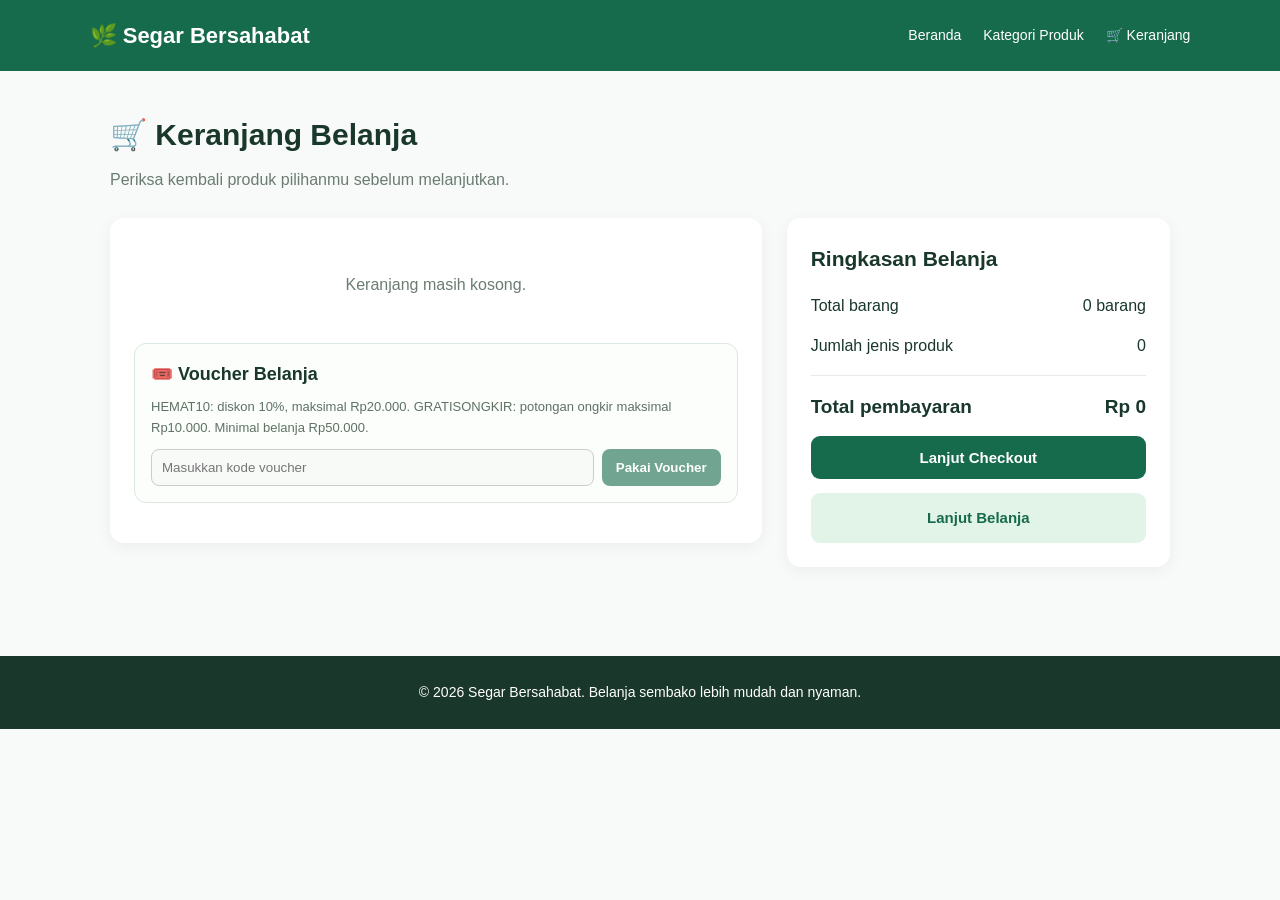
<file: keranjang.html>
<!DOCTYPE html>
<html lang="id">
<head>
    <meta charset="UTF-8">
    <meta name="viewport" content="width=device-width, initial-scale=1.0">

    <title>Keranjang Belanja | Segar Bersahabat</title>

    <style>
        * {
            margin: 0;
            padding: 0;
            box-sizing: border-box;
        }

        html {
            scroll-behavior: smooth;
        }

        body {
            font-family: Arial, sans-serif;
            background: #f7faf8;
            color: #19372a;
            line-height: 1.6;
        }

        a {
            color: inherit;
            text-decoration: none;
        }

        button,
        input {
            font-family: inherit;
        }

        /* NAVBAR */
        .navbar {
            display: flex;
            justify-content: space-between;
            align-items: center;
            gap: 20px;
            padding: 18px 7%;
            background: #176b4d;
            color: white;
        }

        .logo {
            font-size: 22px;
            font-weight: bold;
        }

        .navbar nav {
            display: flex;
            gap: 22px;
            flex-wrap: wrap;
        }

        .navbar nav a {
            color: white;
            font-size: 14px;
            transition: opacity 0.2s;
        }

        .navbar nav a:hover {
            opacity: 0.75;
        }

        /* CONTAINER */
        .container {
            max-width: 1100px;
            margin: 40px auto;
            padding: 0 20px;
            min-height: 55vh;
        }

        h1 {
            margin-bottom: 8px;
            font-size: 30px;
        }

        .subtitle {
            margin-bottom: 25px;
            color: #6b7c72;
        }

        /* LAYOUT KERANJANG */
        .cart-layout {
            display: grid;
            grid-template-columns: 1.7fr 1fr;
            gap: 25px;
            align-items: start;
        }

        .cart-items,
        .summary {
            min-width: 0;
            padding: 24px;
            background: white;
            border-radius: 14px;
            box-shadow: 0 4px 16px rgba(0, 0, 0, 0.05);
        }

        /* ITEM PRODUK */
        .cart-list {
            display: flex;
            flex-direction: column;
            gap: 14px;
        }

        .cart-item {
            display: flex;
            justify-content: space-between;
            align-items: center;
            gap: 15px;
            flex-wrap: wrap;
            padding: 16px 0;
            border-bottom: 1px solid #e5ece7;
        }

        .cart-item:first-child {
            padding-top: 0;
        }

        .cart-item-info {
            display: flex;
            flex: 1;
            min-width: 180px;
            flex-direction: column;
            gap: 6px;
        }

        .cart-item-info strong {
            overflow-wrap: anywhere;
        }

        .cart-item-actions {
            display: flex;
            align-items: center;
            gap: 8px;
            flex-wrap: wrap;
        }

        .cart-item-actions button {
            min-width: 34px;
            padding: 7px 11px;
            border: 1px solid #dce8df;
            border-radius: 6px;
            background: #eef7ef;
            color: #176b4d;
            font-size: 15px;
            cursor: pointer;
            transition: 0.2s;
        }

        .cart-item-actions button:hover {
            background: #d9efdf;
        }

        .cart-item-actions .remove-item {
            background: #fff0ee;
            color: #b42318;
            border: none;
        }

        .cart-item-actions .remove-item:hover {
            background: #ffe0dc;
        }

        /* VOUCHER */
        .voucher-panel {
            margin-bottom: 20px;
            padding: 16px;
            border: 1px solid #dce8df;
            border-radius: 12px;
            background: #fbfefb;
        }

        .voucher-panel h3 {
            margin-bottom: 8px;
            font-size: 18px;
        }

        .voucher-panel p {
            color: #5f7165;
            font-size: 13px;
        }

        .voucher-panel input {
            width: 100%;
            min-width: 0;
            padding: 10px;
            border: 1px solid #ccd8cf;
            border-radius: 8px;
            outline: none;
        }

        .voucher-panel input:focus {
            border-color: #176b4d;
            box-shadow: 0 0 0 2px rgba(23, 107, 77, 0.12);
        }

        .voucher-panel button {
            padding: 10px 14px;
            border: none;
            border-radius: 8px;
            background: #176b4d;
            color: white;
            font-weight: bold;
            cursor: pointer;
        }

        .voucher-panel button:hover {
            background: #105239;
        }

        .voucher-panel button:disabled {
            opacity: 0.6;
            cursor: not-allowed;
        }

        .voucher-panel button.remove-voucher {
            padding: 4px 8px;
            background: #fff0ee;
            color: #b42318;
        }

        /* PERHITUNGAN BELANJA */
        .cart-calculation {
            margin-top: 20px;
            padding: 18px;
            border: 1px solid #dce8df;
            border-radius: 12px;
            background: #fbfefb;
        }

        .cart-calculation h3 {
            margin-bottom: 12px;
        }

        .cart-calculation hr {
            border: 0;
            border-top: 1px solid #dce8df;
            margin: 14px 0;
        }

        /* RINGKASAN */
        .summary {
            position: sticky;
            top: 20px;
        }

        .summary h2 {
            margin-bottom: 18px;
            font-size: 21px;
        }

        .summary-row {
            display: flex;
            justify-content: space-between;
            align-items: flex-start;
            gap: 15px;
            margin-bottom: 14px;
        }

        .summary-row span:last-child {
            text-align: right;
            overflow-wrap: anywhere;
        }

        .summary-total {
            margin-top: 16px;
            padding-top: 16px;
            border-top: 1px solid #e5ece7;
            font-size: 19px;
            font-weight: bold;
        }

        .checkout-button,
        .continue-button {
            display: block;
            width: 100%;
            padding: 13px;
            margin-top: 14px;
            text-align: center;
            border: none;
            border-radius: 9px;
            font-size: 15px;
            font-weight: bold;
            cursor: pointer;
            transition: background 0.2s;
        }

        .checkout-button {
            background: #176b4d;
            color: white;
        }

        .checkout-button:hover {
            background: #105239;
        }

        .continue-button {
            background: #e2f4e8;
            color: #176b4d;
        }

        .continue-button:hover {
            background: #d1ebda;
        }

        /* KERANJANG KOSONG */
        .empty-cart {
            padding: 30px 10px;
            text-align: center;
            color: #6b7c72;
        }

        .empty-cart .icon {
            margin-bottom: 10px;
            font-size: 55px;
        }

        .empty-cart h2 {
            margin-bottom: 8px;
            color: #19372a;
        }

        .empty-cart .continue-button {
            max-width: 220px;
            margin: 18px auto 0;
        }

        /* NOTIFIKASI */
        #siteNotice {
            position: fixed;
            right: 20px;
            bottom: 20px;
            z-index: 9999;
            max-width: calc(100% - 40px);
            padding: 14px 20px;
            border-radius: 10px;
            background: #19372a;
            color: white;
            box-shadow: 0 4px 15px rgba(0, 0, 0, 0.15);
            opacity: 0;
            visibility: hidden;
            transform: translateY(10px);
            transition: 0.25s;
        }

        #siteNotice.show {
            opacity: 1;
            visibility: visible;
            transform: translateY(0);
        }

        /* FOOTER */
        .footer {
            margin-top: 50px;
            padding: 25px;
            background: #19372a;
            color: white;
            text-align: center;
            font-size: 14px;
        }

        /* RESPONSIVE */
        @media (max-width: 800px) {
            .cart-layout {
                grid-template-columns: 1fr;
            }

            .summary {
                position: static;
            }
        }

        @media (max-width: 700px) {
            .navbar {
                flex-direction: column;
                align-items: flex-start;
                padding: 18px 5%;
            }

            .navbar nav {
                gap: 14px;
            }

            .container {
                margin-top: 25px;
                padding: 0 14px;
            }

            h1 {
                font-size: 25px;
            }

            .cart-items,
            .summary {
                padding: 17px;
            }

            .cart-item {
                align-items: flex-start;
            }

            .cart-item-actions {
                width: 100%;
            }
        }
    </style>
</head>

<body>

    <!-- NAVBAR -->
    <header class="navbar">
        <a href="index.html" class="logo">
            🌿 Segar Bersahabat
        </a>

        <nav>
            <a href="index.html">Beranda</a>
            <a href="kategori.html">Kategori Produk</a>
            <a href="keranjang.html">🛒 Keranjang</a>
        </nav>
    </header>

    <!-- KONTEN UTAMA -->
    <main class="container">

        <h1>🛒 Keranjang Belanja</h1>

        <p class="subtitle">
            Periksa kembali produk pilihanmu sebelum melanjutkan.
        </p>

        <div class="cart-layout">

            <!-- DAFTAR PRODUK DAN VOUCHER -->
            <section
                class="cart-items"
                id="cartItems"
                aria-label="Daftar produk keranjang"
            >
                <p>Memuat keranjang...</p>
            </section>

            <!-- RINGKASAN PEMBAYARAN -->
            <aside class="summary">

                <h2>Ringkasan Belanja</h2>

                <div class="summary-row">
                    <span>Total barang</span>
                    <span id="summaryCount">0 barang</span>
                </div>

                <div class="summary-row">
                    <span>Jumlah jenis produk</span>
                    <span id="cartCount">0</span>
                </div>

                <div class="summary-row summary-total">
                    <span>Total pembayaran</span>
                    <span id="cartTotal">Rp0</span>
                </div>

                <button
                    class="checkout-button"
                    type="button"
                    onclick="checkout()"
                >
                    Lanjut Checkout
                </button>

                <a href="kategori.html" class="continue-button">
                    Lanjut Belanja
                </a>

            </aside>

        </div>
    </main>

    <!-- FOOTER -->
    <footer class="footer">
        <p>
            © 2026 Segar Bersahabat.
            Belanja sembako lebih mudah dan nyaman.
        </p>
    </footer>

    <!-- NOTIFIKASI -->
    <div
        id="siteNotice"
        role="status"
        aria-live="polite"
    ></div>

    <!-- FILE JAVASCRIPT UTAMA -->
    <script src="js/script.js"></script>

</body>
</html>
</file>
<file: css/style.css>
@import url('https://fonts.googleapis.com/css2?family=DM+Sans:wght@400;500;600;700&family=Plus+Jakarta+Sans:wght@400;500;600;700;800&display=swap');

:root {
  --primary: #176b4d;
  --primary-dark: #104c38;
  --primary-light: #eaf4ed;
  --accent: #c9a96e;
  --background: #f8f9f6;
  --white: #ffffff;
  --text: #24352c;
  --muted: #7c877f;
  --border: #e8ece7;
  --shadow: 0 8px 30px rgba(25, 58, 42, 0.06);
}

* {
  margin: 0;
  padding: 0;
  box-sizing: border-box;
}

html {
  scroll-behavior: smooth;
  scroll-padding-top: 30px;
}

body {
  font-family: 'DM Sans', sans-serif;
  background: var(--background);
  color: var(--text);
  line-height: 1.7;
  -webkit-font-smoothing: antialiased;
}

a {
  color: inherit;
}

button,
input {
  font: inherit;
}

button {
  cursor: pointer;
  transition: all 0.25s ease;
}

/* NAVBAR */

.navbar {
  display: flex;
  align-items: center;
  gap: 16px;
  padding: 20px 7%;
  background: var(--white);
  border-bottom: 1px solid var(--border);
}

.logo {
  font-family: 'Plus Jakarta Sans', sans-serif;
  color: var(--primary);
  font-size: 25px;
  font-weight: 800;
  letter-spacing: -1px;
  text-decoration: none;
  white-space: nowrap;
}

.logo span {
  color: var(--accent);
}

.navbar input {
  flex: 1;
  min-width: 50px;
  padding: 13px 18px;
  background: #f8faf8;
  color: var(--text);
  border: 1px solid var(--border);
  border-radius: 10px;
  outline: none;
  transition: 0.25s;
}

.navbar input:focus {
  border-color: var(--primary);
  background: var(--white);
  box-shadow: 0 0 0 3px rgba(23, 107, 77, 0.08);
}

.navbar input::placeholder {
  color: #a0aaa2;
}

button,
.btn {
  border: none;
  border-radius: 10px;
  background: var(--primary);
  color: var(--white);
  padding: 12px 19px;
  font-size: 14px;
  font-weight: 600;
  text-decoration: none;
  white-space: nowrap;
}

button:hover,
.btn:hover {
  background: var(--primary-dark);
  transform: translateY(-1px);
}

.navbar button:last-child {
  background: var(--white);
  color: var(--primary);
  border: 1px solid #dce7df;
}

.navbar button:last-child:hover {
  background: var(--primary-light);
}

/* MENU */

.menu {
  display: flex;
  align-items: center;
  justify-content: center;
  gap: 42px;
  padding: 15px 7%;
  background: var(--white);
  border-bottom: 1px solid var(--border);
}

.menu a {
  position: relative;
  color: #5c6b61;
  font-size: 14px;
  font-weight: 500;
  text-decoration: none;
  transition: color 0.2s;
}

.menu a:hover {
  color: var(--primary);
}

.menu a::after {
  content: '';
  position: absolute;
  left: 0;
  bottom: -17px;
  width: 0;
  height: 2px;
  background: var(--primary);
  transition: width 0.25s;
}

.menu a:hover::after {
  width: 100%;
}

/* MAIN */

main {
  width: 88%;
  max-width: 1240px;
  margin: 42px auto 60px;
}

section {
  margin-bottom: 65px;
  scroll-margin-top: 25px;
}

section h2 {
  font-family: 'Plus Jakarta Sans', sans-serif;
  font-size: clamp(22px, 2.5vw, 29px);
  line-height: 1.4;
  letter-spacing: -0.7px;
  color: var(--text);
  margin-bottom: 22px;
}

/* HERO */

.hero {
  position: relative;
  display: flex;
  align-items: center;
  justify-content: space-between;
  gap: 35px;
  min-height: 370px;
  padding: 60px 65px;
  overflow: hidden;
  border-radius: 22px;
  background:
    radial-gradient(circle at 90% 10%, rgba(201, 169, 110, 0.16), transparent 30%),
    linear-gradient(120deg, #eef5ed 0%, #e2eee3 100%);
}

.hero > div:first-child {
  max-width: 560px;
}

.label {
  display: inline-block;
  color: var(--primary);
  font-size: 11px;
  font-weight: 700;
  letter-spacing: 2px;
  margin-bottom: 18px;
}

.hero h1 {
  font-family: 'Plus Jakarta Sans', sans-serif;
  font-size: clamp(35px, 4.3vw, 54px);
  font-weight: 800;
  line-height: 1.2;
  letter-spacing: -2px;
  margin-bottom: 20px;
}

.hero h1 span {
  color: var(--primary);
}

.hero p:not(.label) {
  max-width: 440px;
  color: #69786d;
  font-size: 15px;
  margin-bottom: 28px;
}

.hero .btn {
  display: inline-flex;
  align-items: center;
  gap: 10px;
  padding: 14px 23px;
  border-radius: 10px;
  box-shadow: 0 5px 15px rgba(23, 107, 77, 0.12);
}

.hero-image {
  display: flex;
  align-items: center;
  justify-content: center;
  flex-shrink: 0;
  width: 220px;
  height: 220px;
  border: 1px solid rgba(255, 255, 255, 0.75);
  border-radius: 50%;
  background: rgba(255, 255, 255, 0.55);
  font-size: clamp(55px, 6vw, 85px);
  letter-spacing: -8px;
  box-shadow: 0 15px 45px rgba(31, 78, 49, 0.05);
}

/* KATEGORI */

.categories {
  display: grid;
  grid-template-columns: repeat(6, minmax(0, 1fr));
  gap: 16px;
}

.categories button {
  min-height: 115px;
  padding: 20px 10px;
  background: var(--white);
  color: var(--text);
  border: 1px solid var(--border);
  border-radius: 14px;
  font-size: 14px;
  font-weight: 600;
  line-height: 2;
  box-shadow: 0 3px 12px rgba(25, 58, 42, 0.02);
}

.categories button:hover {
  background: var(--primary-light);
  color: var(--primary);
  border-color: #c8dfce;
  transform: translateY(-4px);
  box-shadow: var(--shadow);
}

/* PRODUK */

.subtitle {
  color: var(--muted);
  font-size: 14px;
  margin-top: -14px;
  margin-bottom: 25px;
}

.products {
  display: grid;
  grid-template-columns: repeat(4, minmax(0, 1fr));
  gap: 22px;
}

.product-card {
  min-width: 0;
  padding: 14px;
  overflow: hidden;
  background: var(--white);
  border: 1px solid var(--border);
  border-radius: 16px;
  box-shadow: 0 3px 12px rgba(25, 58, 42, 0.025);
  transition: transform 0.3s, box-shadow 0.3s, border-color 0.3s;
}

.product-card:hover {
  transform: translateY(-5px);
  border-color: #d8e4da;
  box-shadow: 0 14px 32px rgba(25, 58, 42, 0.08);
}

.product-image {
  display: flex;
  align-items: center;
  justify-content: center;
  min-height: 180px;
  margin-bottom: 17px;
  padding: 20px;
  overflow: hidden;
  border-radius: 12px;
  background: #f4f6f0;
  font-size: 60px;
  text-align: center;
}

.product-image img {
  width: 100%;
  height: 170px;
  object-fit: contain;
  mix-blend-mode: multiply;
}

.product-card h3 {
  color: var(--text);
  font-family: 'Plus Jakarta Sans', sans-serif;
  font-size: 15px;
  font-weight: 700;
  line-height: 1.5;
  margin-bottom: 8px;
}

.product-card p {
  color: var(--primary);
  font-size: 15px;
  font-weight: 700;
  margin-bottom: 14px;
}

.product-card button {
  width: 100%;
  padding: 11px 12px;
  border-radius: 9px;
  font-size: 13px;
}

.product-card button:hover {
  background: var(--primary-dark);
}

/* PROMO */

.promo {
  display: flex;
  align-items: center;
  justify-content: space-between;
  gap: 25px;
  padding: 38px 45px;
  border: 1px solid #245d45;
  border-radius: 18px;
  background: linear-gradient(115deg, #15573f, #1d7452);
  color: var(--white);
  box-shadow: 0 12px 28px rgba(23, 107, 77, 0.10);
}

.promo > div:first-child > p:first-child {
  color: #e2c994;
  font-size: 11px;
  font-weight: 700;
  letter-spacing: 2px;
}

.promo h2 {
  color: var(--white);
  font-size: clamp(22px, 3vw, 30px);
  margin: 8px 0;
}

.promo p {
  color: #dce9df;
  font-size: 14px;
}

.promo-icon {
  display: flex;
  align-items: center;
  justify-content: center;
  flex-shrink: 0;
  width: 100px;
  height: 100px;
  border: 1px solid rgba(255, 255, 255, 0.15);
  border-radius: 50%;
  background: rgba(255, 255, 255, 0.08);
  font-size: 48px;
}

/* KERANJANG */

.cart-section {
  padding: 30px;
  background: var(--white);
  border: 1px solid var(--border);
  border-radius: 16px;
  box-shadow: var(--shadow);
}

#cartItems {
  color: #647269;
  font-size: 14px;
}

.cart-row {
  display: flex;
  justify-content: space-between;
  align-items: center;
  gap: 15px;
  padding: 16px 0;
  border-bottom: 1px solid var(--border);
}

.cart-row button {
  padding: 8px 12px;
  border-radius: 8px;
}

.cart-section h3 {
  margin: 23px 0;
  font-family: 'Plus Jakarta Sans', sans-serif;
  font-size: 19px;
}

#cartTotal {
  color: var(--primary);
}

.cart-section > .btn {
  display: inline-block;
}

/* FOOTER */

footer {
  padding: 48px 20px 28px;
  background: #143b2d;
  color: var(--white);
  text-align: center;
}

footer h3 {
  font-family: 'Plus Jakarta Sans', sans-serif;
  font-size: 23px;
  font-weight: 800;
}

footer p {
  margin: 10px 0 20px;
  color: #d0e0d5;
  font-size: 14px;
}

footer small {
  display: block;
  padding-top: 20px;
  border-top: 1px solid rgba(255, 255, 255, 0.12);
  color: #b7cbbd;
  font-size: 12px;
}

/* RESPONSIVE TABLET */

@media (max-width: 1000px) {
  .navbar {
    padding: 18px 5%;
  }

  main {
    width: 90%;
  }

  .hero {
    padding: 45px;
  }

  .hero-image {
    width: 175px;
    height: 175px;
  }

  .categories {
    grid-template-columns: repeat(3, minmax(0, 1fr));
  }

  .products {
    grid-template-columns: repeat(3, minmax(0, 1fr));
    gap: 16px;
  }
}

/* RESPONSIVE HP */

@media (max-width: 650px) {
  .navbar {
    display: grid;
    grid-template-columns: 1fr auto;
    gap: 12px;
    padding: 16px 5%;
  }

  .logo {
    font-size: 22px;
  }

  .navbar input {
    grid-column: 1 / -1;
    grid-row: 2;
    width: 100%;
  }

  .navbar button {
    padding: 10px 12px;
    font-size: 12px;
  }

  .menu {
    justify-content: flex-start;
    gap: 27px;
    padding: 14px 5%;
    overflow-x: auto;
    white-space: nowrap;
  }

  .menu a::after {
    display: none;
  }

  main {
    width: 90%;
    margin-top: 25px;
  }

  section {
    margin-bottom: 45px;
  }

  .hero {
    flex-direction: column;
    align-items: flex-start;
    gap: 28px;
    padding: 32px 25px;
    border-radius: 17px;
  }

  .hero h1 {
    font-size: clamp(33px, 8vw, 43px);
    letter-spacing: -1.3px;
  }

  .hero-image {
    align-self: center;
    width: 145px;
    height: 145px;
    font-size: 55px;
  }

  .categories {
    grid-template-columns: repeat(3, minmax(0, 1fr));
    gap: 10px;
  }

  .categories button {
    min-height: 100px;
    padding: 14px 5px;
    font-size: 12px;
  }

  .products {
    grid-template-columns: repeat(2, minmax(0, 1fr));
    gap: 12px;
  }

  .product-card {
    padding: 10px;
    border-radius: 13px;
  }

  .product-image {
    min-height: 125px;
    padding: 12px 5px;
    font-size: 45px;
  }

  .product-image img {
    height: 120px;
  }

  .product-card h3 {
    font-size: 13px;
  }

  .product-card p {
    font-size: 14px;
  }

  .product-card button {
    padding: 10px 5px;
    font-size: 12px;
  }

  .promo {
    padding: 28px 23px;
  }

  .promo-icon {
    width: 65px;
    height: 65px;
    font-size: 32px;
  }

  .cart-section {
    padding: 20px;
  }

  .cart-row {
    align-items: flex-start;
    flex-wrap: wrap;
  }

  footer {
    padding: 38px 18px 24px;
  }
}

/* HP KECIL */

@media (max-width: 380px) {
  .navbar {
    gap: 8px;
  }

  .logo {
    font-size: 19px;
  }

  .navbar button {
    padding: 9px;
  }

  .categories {
    grid-template-columns: repeat(2, minmax(0, 1fr));
  }

  .hero {
    padding: 27px 20px;
  }

  .promo-icon {
    display: none;
  }
}

/* TOOLBAR HALAMAN KATEGORI */
.category-toolbar {
  display: flex;
  justify-content: space-between;
  align-items: center;
  flex-wrap: wrap;
  gap: 20px;
  margin-bottom: 25px;
  padding: 20px;
  background: #ffffff;
  border-radius: 14px;
  box-shadow: 0 4px 15px rgba(0, 0, 0, 0.05);
}

.category-toolbar h2 {
  margin-bottom: 5px;
}

.category-toolbar .subtitle {
  margin-bottom: 8px;
}

#resultInfo {
  font-size: 13px;
  color: #6b806f;
}

.sort-box {
  display: flex;
  align-items: center;
  gap: 10px;
}

.sort-box label {
  font-size: 14px;
  font-weight: bold;
}

.sort-box select {
  padding: 10px 12px;
  border: 1px solid #d5e2d8;
  border-radius: 8px;
  background: #ffffff;
  color: #19372a;
  font-size: 14px;
  cursor: pointer;
}

.sort-box select:focus {
  outline: 2px solid #6aab7c;
}

/* TAMPILAN HP */
@media (max-width: 600px) {
  .category-toolbar {
    align-items: stretch;
    padding: 15px;
  }

  .sort-box {
    justify-content: space-between;
  }

  .sort-box select {
    max-width: 65%;
  }
}

/* =====================================
   HALAMAN KATEGORI - TAMPILAN BARU
===================================== */

.category-layout {
  display: grid;
  grid-template-columns: 250px minmax(0, 1fr);
  gap: 25px;
  align-items: start;
  margin-top: 25px;
}

.filter-sidebar {
  background: #ffffff;
  padding: 22px;
  border: 1px solid #e3ece5;
  border-radius: 16px;
  box-shadow: 0 5px 18px rgba(25, 55, 42, 0.07);
  position: sticky;
  top: 20px;
}

.filter-sidebar h3 {
  color: #19372a;
  font-size: 20px;
  margin-bottom: 22px;
}

.filter-group {
  margin-bottom: 18px;
}

.filter-group label {
  display: block;
  font-size: 14px;
  font-weight: 600;
  color: #365443;
  margin-bottom: 8px;
}

.filter-group input {
  width: 100%;
  padding: 11px 12px;
  border: 1px solid #d7e3da;
  border-radius: 9px;
  outline: none;
  font-size: 14px;
  background: #fbfdfb;
}

.filter-group input:focus {
  border-color: #398454;
  box-shadow: 0 0 0 3px rgba(57, 132, 84, 0.12);
}

.filter-sidebar .btn {
  display: block;
  width: 100%;
  padding: 11px 14px;
  margin-top: 10px;
  border: none;
  border-radius: 9px;
  background: #287747;
  color: white;
  font-weight: 600;
  cursor: pointer;
  transition: background 0.2s, transform 0.2s;
}

.filter-sidebar .btn:hover {
  background: #1e6038;
  transform: translateY(-1px);
}

.filter-sidebar .btn:last-child {
  background: #edf5ef;
  color: #287747;
}

.filter-sidebar .btn:last-child:hover {
  background: #dcece0;
}

.category-layout .products {
  display: grid;
  grid-template-columns: repeat(3, minmax(0, 1fr));
  gap: 20px;
  align-items: stretch;
}

.category-layout .product-card {
  height: 100%;
  overflow: hidden;
  border: 1px solid #e5ece6;
  border-radius: 15px;
  background: #ffffff;
  box-shadow: 0 4px 15px rgba(25, 55, 42, 0.06);
  transition: transform 0.2s, box-shadow 0.2s;
}

.category-layout .product-card:hover {
  transform: translateY(-4px);
  box-shadow: 0 9px 22px rgba(25, 55, 42, 0.12);
}

.category-layout .product-image {
  min-height: 145px;
  display: flex;
  align-items: center;
  justify-content: center;
  background: #f0f7ef;
}

.category-layout .product-image span {
  font-size: 55px;
}

.category-layout .product-info {
  padding: 16px;
}

.category-layout .product-category {
  color: #398454;
  font-size: 12px;
  margin-bottom: 7px;
}

.category-layout .product-info h3 {
  font-size: 16px;
  line-height: 1.45;
  margin-bottom: 8px;
  color: #19372a;
}

.category-layout .product-description {
  color: #718076;
  font-size: 13px;
  line-height: 1.6;
}

.category-layout .product-stock {
  margin-top: 10px;
  color: #52705b;
  font-size: 12px;
}

.category-layout .product-bottom {
  margin-top: 14px;
  display: flex;
  flex-direction: column;
  align-items: stretch;
  gap: 12px;
}

.category-layout .product-price {
  color: #287747;
  font-size: 18px;
}

.category-layout .btn-add {
  width: 100%;
  padding: 10px;
  border: none;
  border-radius: 8px;
  background: #287747;
  color: white;
  font-weight: 600;
  cursor: pointer;
}

.category-layout .btn-add:hover {
  background: #1e6038;
}

.category-layout .btn-add:disabled {
  background: #aeb9b0;
  cursor: not-allowed;
}

/* Tampilan tablet */
@media (max-width: 1000px) {
  .category-layout {
    grid-template-columns: 220px minmax(0, 1fr);
    gap: 16px;
  }

  .category-layout .products {
    grid-template-columns: repeat(2, minmax(0, 1fr));
    gap: 14px;
  }
}
/* Tampilan tablet */
@media (max-width: 1000px) {
  .category-layout {
    grid-template-columns: 220px minmax(0, 1fr);
    gap: 16px;
  }

  .category-layout .products {
    grid-template-columns: repeat(2, minmax(0, 1fr));
    gap: 14px;
  }
}

@media (max-width: 650px) {
  .category-layout {
    grid-template-columns: 1fr;
  }

  .filter-sidebar {
    position: static;
  }

  .category-layout .products {
    grid-template-columns: repeat(2, minmax(0, 1fr));
    gap: 12px;
  }

  .category-layout .product-info {
    padding: 12px;
  }

  .category-layout .product-image {
    min-height: 110px;
  }

  .category-layout .product-image span {
    font-size: 42px;
  }

  .category-layout .product-info h3 {
    font-size: 14px;
  }

  .category-layout .product-price {
    font-size: 15px;
  }
}
  

  .filter-sidebar {
    position: static;
  }

  .category-layout .products {
    grid-template-columns: repeat(2, minmax(0, 1fr));
    gap: 12px;
  }

  .category-layout .product-info {
    padding: 12px;
  }

  .category-layout .product-image {
    min-height: 110px;
  }

  .category-layout .product-image span {
    font-size: 42px;
  }

  .category-layout .product-info h3 {
    font-size: 14px;
  }

  .category-layout .product-price {
    font-size: 15px;
  }
  
/* =====================================
   CARD PRODUK - DESAIN LEBIH MODERN
===================================== */

.category-layout .products .product-card {
    background: #ffffff;
    border: 1px solid #e8ece7;
    border-radius: 16px;
    overflow: hidden;
    transition: transform 0.25s ease, box-shadow 0.25s ease;
}

.category-layout .products .product-card:hover {
    transform: translateY(-5px);
    box-shadow: 0 12px 28px rgba(23, 107, 77, 0.12);
    border-color: #c9dfd0;
}

.category-layout .product-image {
    background: #f3f7f2;
    display: flex;
    align-items: center;
    justify-content: center;
    position: relative;
    overflow: hidden;
}

.category-layout .product-image img {
    width: 100%;
    height: 180px;
    object-fit: contain;
    padding: 14px;
    transition: transform 0.3s ease;
}

.category-layout .product-card:hover .product-image img {
    transform: scale(1.06);
}

.category-layout .product-info {
    padding: 15px;
}

.category-layout .product-info h3 {
    color: #24352c;
    font-size: 15px;
    line-height: 1.5;
    margin-bottom: 8px;
}

.category-layout .product-price {
    color: #176b4d;
    font-size: 17px;
    font-weight: 700;
    margin-bottom: 12px;
}

.category-layout .product-card button {
    width: 100%;
    border: none;
    border-radius: 9px;
    background: #176b4d;
    color: #ffffff;
    padding: 11px;
    font-weight: 600;
    cursor: pointer;
    transition: background 0.2s ease;
}

.category-layout .product-card button:hover {
    background: #104c38;
}
/* LINK NAMA PRODUK */
.product-title-link {
    color: inherit;
    text-decoration: none;
    transition: color 0.2s ease;
}

.product-title-link:hover {
    color: #176b4d;
    text-decoration: underline;
    text-underline-offset: 4px;
}
</file>
